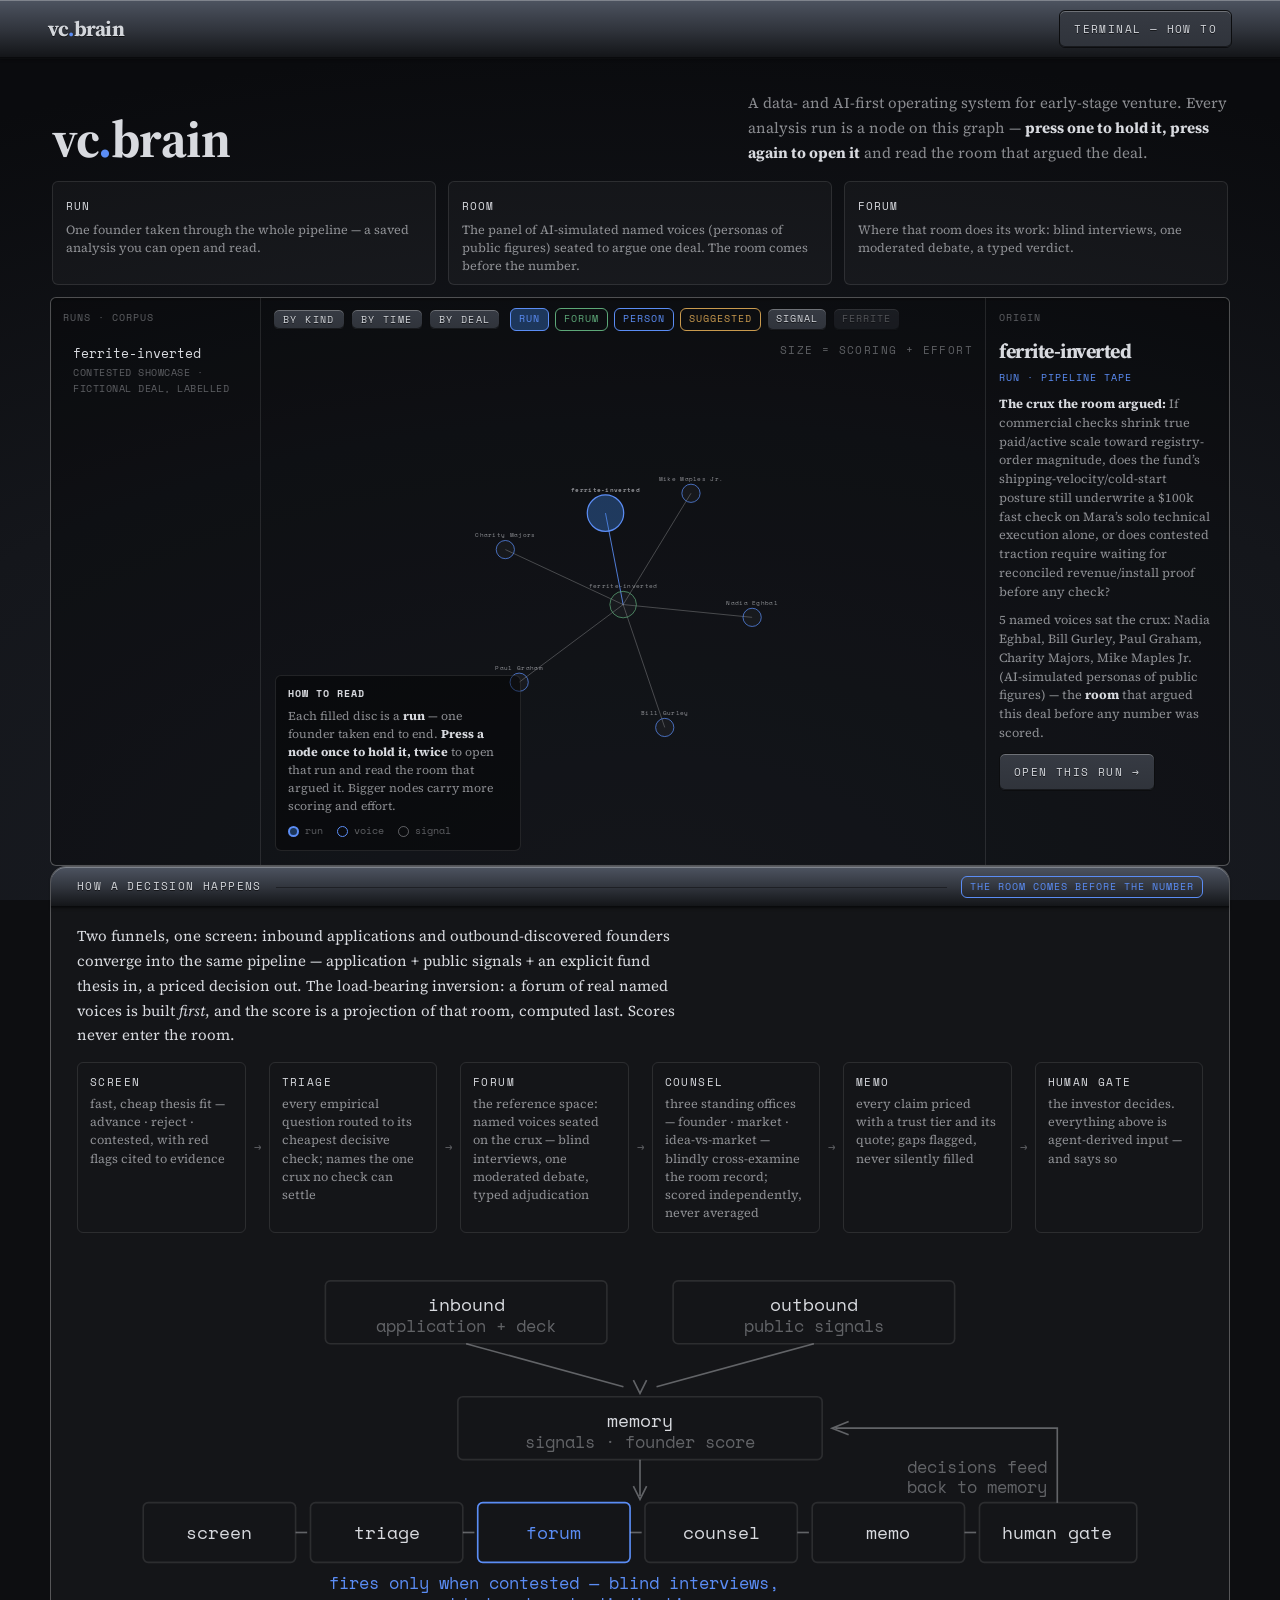
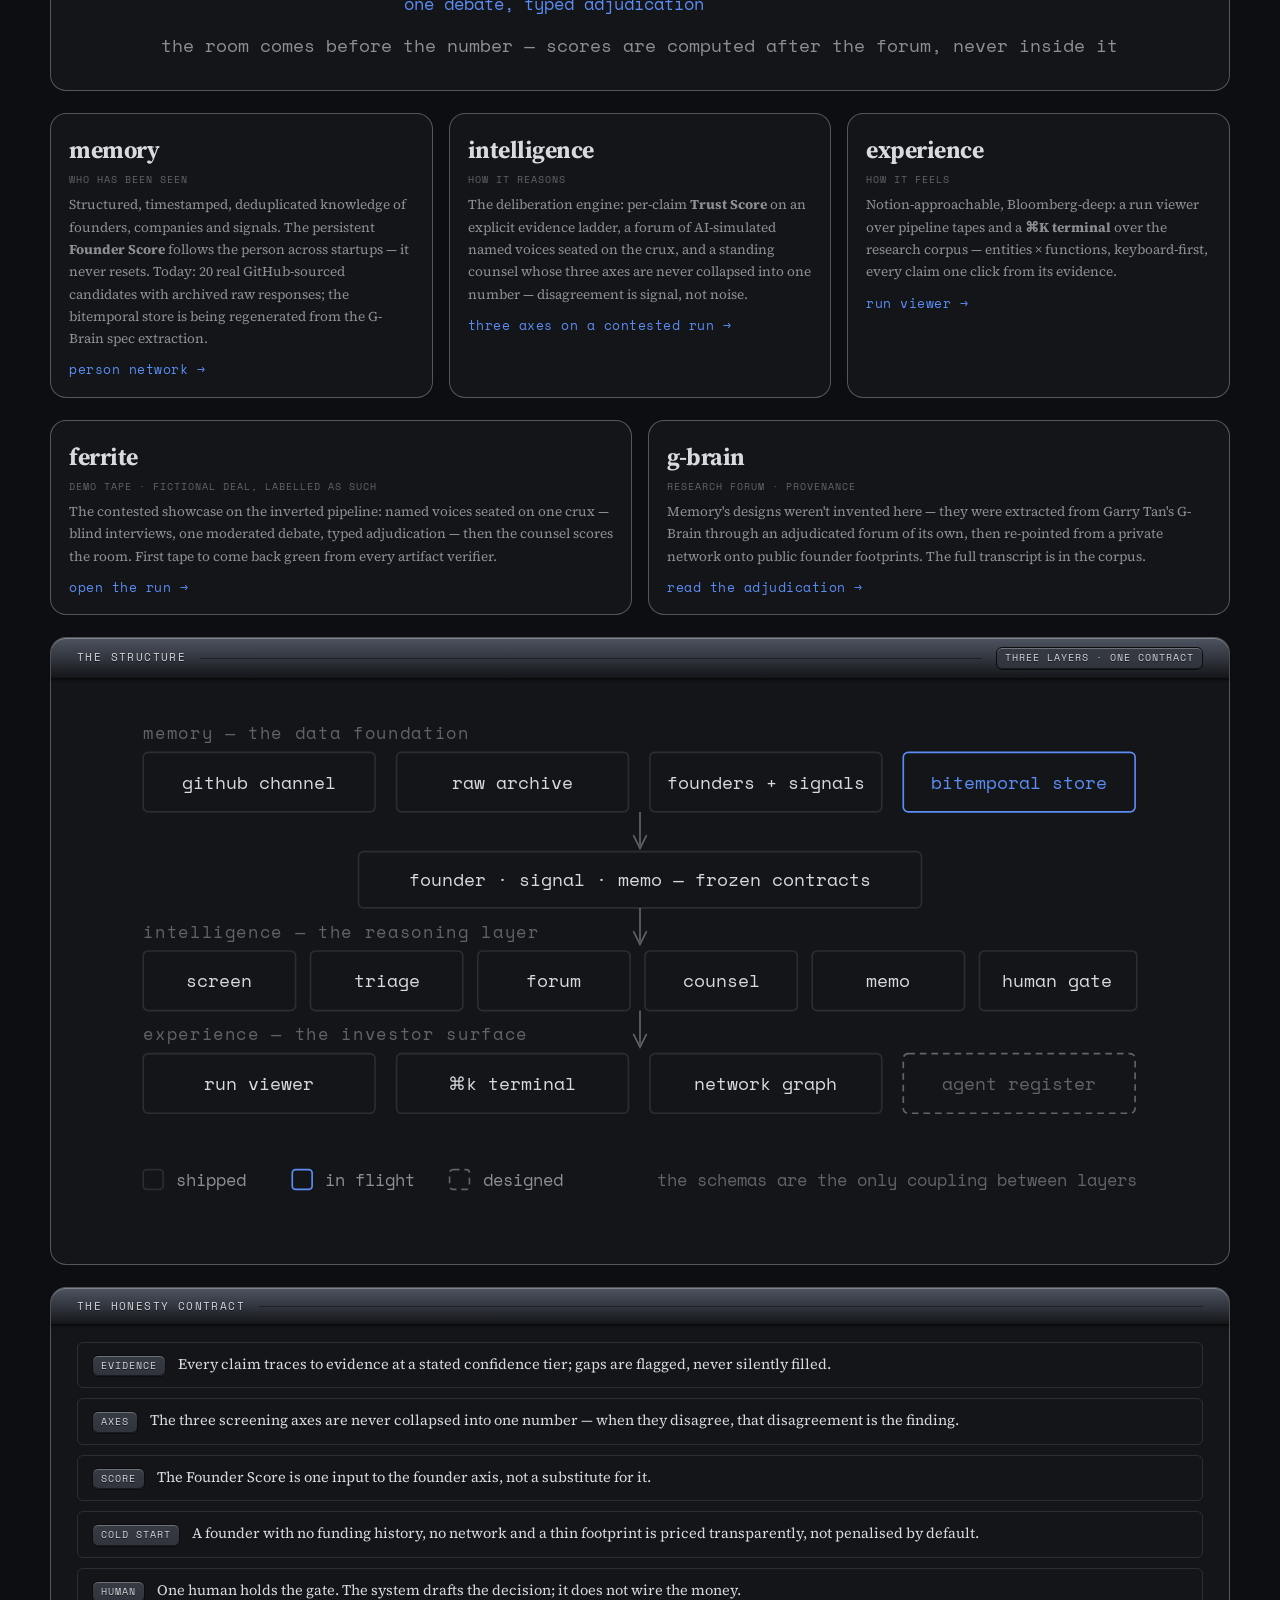
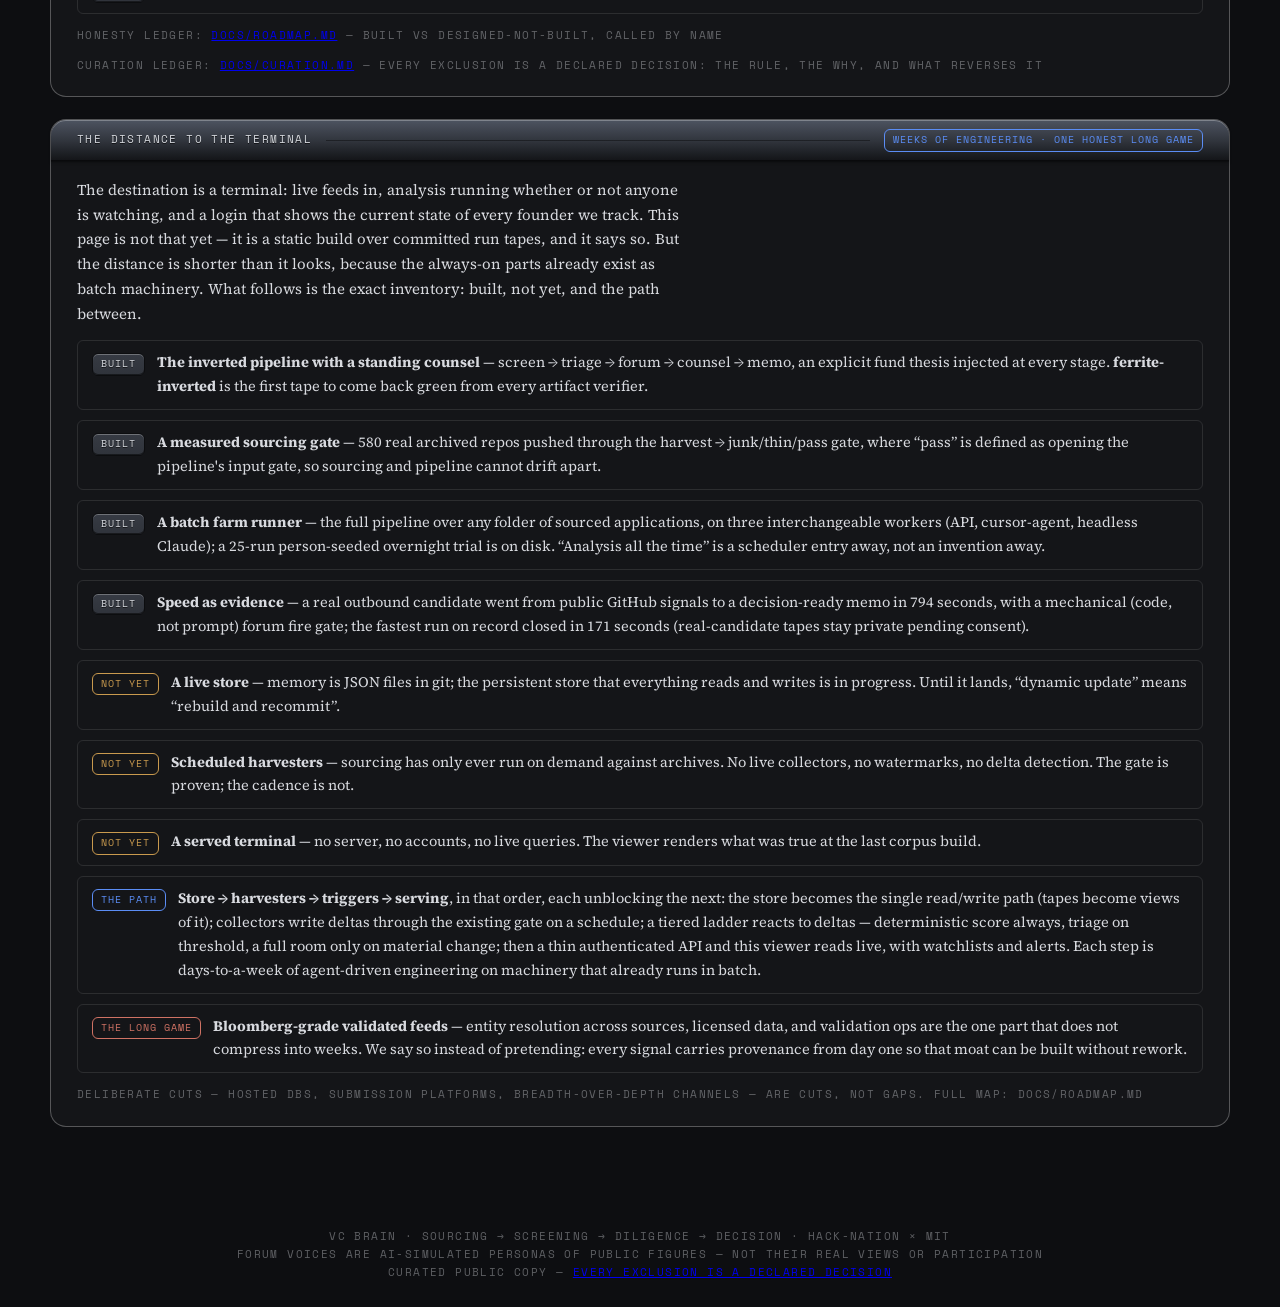
<file: index.html>
<!DOCTYPE html>
<html lang="en">
<head>
  <meta charset="utf-8">
  <title>vc.brain — a data- and AI-first operating system for early-stage venture</title>
  <meta name="viewport" content="width=device-width,initial-scale=1">
  <link rel="preconnect" href="https://fonts.googleapis.com">
  <link rel="preconnect" href="https://fonts.gstatic.com" crossorigin>
  <link href="https://fonts.googleapis.com/css2?family=Source+Serif+4:ital,opsz,wght@0,8..60,400;0,8..60,600;0,8..60,700;1,8..60,400&family=Space+Mono:wght@400;700&display=swap" rel="stylesheet">
  <link rel="stylesheet" href="experience/skeleton.css">
  <link rel="stylesheet" href="experience/app.css?v=2026-07-21-10">
  <link rel="stylesheet" href="experience/landing.css?v=2026-07-21-1">
  <link rel="stylesheet" href="experience/skins/alu.css">
  <link rel="stylesheet" href="experience/skins/glass.css">
  <script>
    // Skin/theme LOCKED to dark aluminium (operator decision, bead
    // vc-brain-toe.5, 2026-07-21) — matches the run viewer's lock. No
    // switching, no localStorage branching; glass-driver never mounts.
    document.documentElement.classList.add('skin-alu', 'theme-dark');
  </script>
</head>
<body>

<div class="band-flash" aria-hidden="true"></div>

<header class="topbar" data-skin="bar">
  <a class="brand" href="./">vc<span class="brand-dot">.</span>brain</a>
  <!-- The retired OPEN THE RUN VIEWER button is dropped — the hub below is
       the sole run switcher; no parallel chrome door races it (taste-096,
       landing ac-2, verdict A). -->
  <div class="topbar-tools">
    <a class="sk-btn" data-skin="btn" href="experience/howto.html">terminal — how to</a>
  </div>
</header>

<main class="land">

  <!-- ═══ COVER (landing verdict A, vc-brain-ib1): masthead + caption +
       legend chips ride one editorial band, then the LIVING hub is the
       figure — the corpus graph itself (graph.js gallery grammar, resting
       mode), not a static illustration. No prose gate; no dual CTAs; the
       hub is the sole run switcher (taste-096, ac-1/ac-2). -->
  <div class="cover-head">
    <div class="cover-mark">vc<span class="brand-dot">.</span>brain</div>
    <p class="cover-caption">A data- and AI-first operating system for early-stage venture.
      Every analysis run is a node on this graph — <strong>press one to hold it, press again
      to open it</strong> and read the room that argued the deal.</p>
  </div>

  <div class="legend">
    <div class="legend-chip">
      <span class="legend-term">run</span>
      <span class="legend-def">One founder taken through the whole pipeline — a saved analysis you can open and read.</span>
    </div>
    <div class="legend-chip">
      <span class="legend-term">room</span>
      <span class="legend-def">The panel of AI-simulated named voices (personas of public figures) seated to argue one deal. The room comes before the number.</span>
    </div>
    <div class="legend-chip">
      <span class="legend-term">forum</span>
      <span class="legend-def">Where that room does its work: blind interviews, one moderated debate, a typed verdict.</span>
    </div>
  </div>

  <!-- ═══ THE LIVING HUB as cover figure (list · graph · detail) ═══ -->
  <div class="hub">
    <div class="hub-list" id="hub-list">
      <span class="panel-label">runs · corpus</span>
    </div>
    <div class="hub-graph">
      <div id="hub-graph-mount"></div>
      <aside class="howto">
        <h4>how to read</h4>
        <p>Each filled disc is a <strong>run</strong> — one founder taken end to end.
          <strong>Press a node once to hold it, twice</strong> to open that run and read
          the room that argued it. Bigger nodes carry more scoring and effort.</p>
        <div class="keys">
          <span><span class="dot run"></span>run</span>
          <span><span class="dot voice"></span>voice</span>
          <span><span class="dot sig"></span>signal</span>
        </div>
      </aside>
    </div>
    <div class="hub-detail" id="hub-detail">
      <span class="panel-label">selected</span>
    </div>
  </div>

  <section class="run-card">
    <div class="card-head"><span class="sk-label">how a decision happens</span><span class="rule"></span>
      <span class="sk-chip blue">the room comes before the number</span></div>
    <p class="flow-intro">Two funnels, one screen: inbound applications and outbound-discovered
      founders converge into the same pipeline — application + public signals + an explicit
      fund thesis in, a priced decision out. The load-bearing inversion: a forum of real
      named voices is built <em>first</em>, and the score is a projection of that room,
      computed last. Scores never enter the room.</p>
    <div class="land-flow">
      <div class="flow-step"><span class="sk-label">screen</span>
        <p>fast, cheap thesis fit — advance · reject · contested, with red flags cited to evidence</p></div>
      <span class="flow-arrow">→</span>
      <div class="flow-step"><span class="sk-label">triage</span>
        <p>every empirical question routed to its cheapest decisive check; names the one crux no check can settle</p></div>
      <span class="flow-arrow">→</span>
      <div class="flow-step"><span class="sk-label">forum</span>
        <p>the reference space: named voices seated on the crux — blind interviews, one moderated debate, typed adjudication</p></div>
      <span class="flow-arrow">→</span>
      <div class="flow-step"><span class="sk-label">counsel</span>
        <p>three standing offices — founder · market · idea-vs-market — blindly cross-examine the room record; scored independently, never averaged</p></div>
      <span class="flow-arrow">→</span>
      <div class="flow-step"><span class="sk-label">memo</span>
        <p>every claim priced with a trust tier and its quote; gaps flagged, never silently filled</p></div>
      <span class="flow-arrow">→</span>
      <div class="flow-step"><span class="sk-label">human gate</span>
        <p>the investor decides. everything above is agent-derived input — and says so</p></div>
    </div>
    <svg width="100%" viewBox="0 0 680 252" role="img" aria-label="workflow: two funnels converge into memory, then screen, triage, forum, axes, memo, human gate; decisions feed back into memory" style="display:block;margin-top:18px">
      <title>how a decision flows</title>
      <g style="font-family:var(--font-mono);font-size:11px">
        <rect x="150" y="18" width="170" height="38" rx="3" style="fill:none;stroke:var(--line-soft)"/>
        <text x="235" y="36" text-anchor="middle" style="fill:var(--ink)">inbound</text>
        <text x="235" y="49" text-anchor="middle" style="fill:var(--ink-faint);font-size:10px">application + deck</text>
        <rect x="360" y="18" width="170" height="38" rx="3" style="fill:none;stroke:var(--line-soft)"/>
        <text x="445" y="36" text-anchor="middle" style="fill:var(--ink)">outbound</text>
        <text x="445" y="49" text-anchor="middle" style="fill:var(--ink-faint);font-size:10px">public signals</text>
        <path d="M235 56 L330 82" style="stroke:var(--ink-faint);fill:none"/>
        <path d="M445 56 L350 82" style="stroke:var(--ink-faint);fill:none"/>
        <path d="M336 78 L340 86 L344 78" style="stroke:var(--ink-faint);fill:none"/>
        <rect x="230" y="88" width="220" height="38" rx="3" style="fill:none;stroke:var(--line-soft)"/>
        <text x="340" y="106" text-anchor="middle" style="fill:var(--ink)">memory</text>
        <text x="340" y="119" text-anchor="middle" style="fill:var(--ink-faint);font-size:10px">signals · founder score</text>
        <path d="M340 126 L340 148 M336 142 L340 150 L344 142" style="stroke:var(--ink-faint);fill:none"/>
        <rect x="40" y="152" width="92" height="36" rx="3" style="fill:none;stroke:var(--line-soft)"/>
        <text x="86" y="174" text-anchor="middle" style="fill:var(--ink)">screen</text>
        <rect x="141" y="152" width="92" height="36" rx="3" style="fill:none;stroke:var(--line-soft)"/>
        <text x="187" y="174" text-anchor="middle" style="fill:var(--ink)">triage</text>
        <rect x="242" y="152" width="92" height="36" rx="3" style="fill:none;stroke:var(--blue)"/>
        <text x="288" y="174" text-anchor="middle" style="fill:var(--blue)">forum</text>
        <rect x="343" y="152" width="92" height="36" rx="3" style="fill:none;stroke:var(--line-soft)"/>
        <text x="389" y="174" text-anchor="middle" style="fill:var(--ink)">counsel</text>
        <rect x="444" y="152" width="92" height="36" rx="3" style="fill:none;stroke:var(--line-soft)"/>
        <text x="490" y="174" text-anchor="middle" style="fill:var(--ink)">memo</text>
        <rect x="545" y="152" width="95" height="36" rx="3" style="fill:none;stroke:var(--line-soft)"/>
        <text x="592" y="174" text-anchor="middle" style="fill:var(--ink)">human gate</text>
        <path d="M132 170 L139 170 M141 152 L141 152" style="stroke:var(--ink-faint)"/>
        <path d="M233 170 L240 170" style="stroke:var(--ink-faint)"/>
        <path d="M334 170 L341 170" style="stroke:var(--ink-faint)"/>
        <path d="M435 170 L442 170" style="stroke:var(--ink-faint)"/>
        <path d="M536 170 L543 170" style="stroke:var(--ink-faint)"/>
        <path d="M592 152 L592 107 L458 107 M466 103 L456 107 L466 111" style="stroke:var(--ink-faint);fill:none"/>
        <text x="586" y="134" text-anchor="end" style="fill:var(--ink-faint);font-size:10px">decisions feed</text>
        <text x="586" y="146" text-anchor="end" style="fill:var(--ink-faint);font-size:10px">back to memory</text>
        <text x="288" y="204" text-anchor="middle" style="fill:var(--blue);font-size:10px">fires only when contested — blind interviews,</text>
        <text x="288" y="217" text-anchor="middle" style="fill:var(--blue);font-size:10px">one debate, typed adjudication</text>
        <text x="340" y="242" text-anchor="middle" style="fill:var(--ink-muted)">the room comes before the number — scores are computed after the forum, never inside it</text>
      </g>
    </svg>
  </section>

  <div class="land-grid">
    <a class="over-card" href="experience/?run=ferrite-inverted&view=network">
      <span class="layer-name">memory</span>
      <span class="layer-sub">who has been seen</span>
      <p>Structured, timestamped, deduplicated knowledge of founders, companies and signals.
        The persistent <strong>Founder Score</strong> follows the person across startups —
        it never resets. Today: 20 real GitHub-sourced candidates with archived raw
        responses; the bitemporal store is being regenerated from the G-Brain spec extraction.</p>
      <div class="card-go">person network →</div>
    </a>
    <a class="over-card" href="experience/?run=ferrite-inverted&view=axes">
      <span class="layer-name">intelligence</span>
      <span class="layer-sub">how it reasons</span>
      <p>The deliberation engine: per-claim <strong>Trust Score</strong> on an explicit
        evidence ladder, a forum of AI-simulated named voices seated on the crux, and a standing
        counsel whose three axes are never collapsed into one number — disagreement is
        signal, not noise.</p>
      <div class="card-go">three axes on a contested run →</div>
    </a>
    <a class="over-card" href="experience/?run=ferrite-inverted&view=overview">
      <span class="layer-name">experience</span>
      <span class="layer-sub">how it feels</span>
      <p>Notion-approachable, Bloomberg-deep: a run viewer over pipeline tapes and a
        <strong>⌘K terminal</strong> over the research corpus — entities × functions,
        keyboard-first, every claim one click from its evidence.</p>
      <div class="card-go">run viewer →</div>
    </a>
  </div>

  <div class="land-grid">
    <a class="over-card" href="experience/?run=ferrite-inverted&view=overview">
      <span class="layer-name">ferrite</span>
      <span class="layer-sub">demo tape · fictional deal, labelled as such</span>
      <p>The contested showcase on the inverted pipeline: named voices seated on one crux —
        blind interviews, one moderated debate, typed adjudication — then the counsel scores
        the room. First tape to come back green from every artifact verifier.</p>
      <div class="card-go">open the run →</div>
    </a>
    <a class="over-card" href="experience/?view=entity&e=forum:gbrain&fn=ADJ">
      <span class="layer-name">g-brain</span>
      <span class="layer-sub">research forum · provenance</span>
      <p>Memory's designs weren't invented here — they were extracted from Garry Tan's
        G-Brain through an adjudicated forum of its own, then re-pointed from a private
        network onto public founder footprints. The full transcript is in the corpus.</p>
      <div class="card-go">read the adjudication →</div>
    </a>
  </div>

  <section class="run-card">
    <div class="card-head"><span class="sk-label">the structure</span><span class="rule"></span>
      <span class="sk-chip">three layers · one contract</span></div>
    <svg width="100%" viewBox="0 0 680 330" role="img" aria-label="technical structure: memory, frozen contracts, intelligence, experience layers with build status" style="display:block">
      <title>the technical structure</title>
      <g style="font-family:var(--font-mono);font-size:11px">
        <text x="40" y="26" style="fill:var(--ink-faint);font-size:10px;letter-spacing:1px">memory — the data foundation</text>
        <rect x="40" y="34" width="140" height="36" rx="3" style="fill:none;stroke:var(--line-soft)"/>
        <text x="110" y="56" text-anchor="middle" style="fill:var(--ink)">github channel</text>
        <rect x="193" y="34" width="140" height="36" rx="3" style="fill:none;stroke:var(--line-soft)"/>
        <text x="263" y="56" text-anchor="middle" style="fill:var(--ink)">raw archive</text>
        <rect x="346" y="34" width="140" height="36" rx="3" style="fill:none;stroke:var(--line-soft)"/>
        <text x="416" y="56" text-anchor="middle" style="fill:var(--ink)">founders + signals</text>
        <rect x="499" y="34" width="140" height="36" rx="3" style="fill:none;stroke:var(--blue)"/>
        <text x="569" y="56" text-anchor="middle" style="fill:var(--blue)">bitemporal store</text>
        <path d="M340 70 L340 90 M336 84 L340 92 L344 84" style="stroke:var(--ink-faint);fill:none"/>
        <rect x="170" y="94" width="340" height="34" rx="3" style="fill:none;stroke:var(--line-soft)"/>
        <text x="340" y="115" text-anchor="middle" style="fill:var(--ink)">founder · signal · memo — frozen contracts</text>
        <path d="M340 128 L340 148 M336 142 L340 150 L344 142" style="stroke:var(--ink-faint);fill:none"/>
        <text x="40" y="146" style="fill:var(--ink-faint);font-size:10px;letter-spacing:1px">intelligence — the reasoning layer</text>
        <rect x="40" y="154" width="92" height="36" rx="3" style="fill:none;stroke:var(--line-soft)"/>
        <text x="86" y="176" text-anchor="middle" style="fill:var(--ink)">screen</text>
        <rect x="141" y="154" width="92" height="36" rx="3" style="fill:none;stroke:var(--line-soft)"/>
        <text x="187" y="176" text-anchor="middle" style="fill:var(--ink)">triage</text>
        <rect x="242" y="154" width="92" height="36" rx="3" style="fill:none;stroke:var(--line-soft)"/>
        <text x="288" y="176" text-anchor="middle" style="fill:var(--ink)">forum</text>
        <rect x="343" y="154" width="92" height="36" rx="3" style="fill:none;stroke:var(--line-soft)"/>
        <text x="389" y="176" text-anchor="middle" style="fill:var(--ink)">counsel</text>
        <rect x="444" y="154" width="92" height="36" rx="3" style="fill:none;stroke:var(--line-soft)"/>
        <text x="490" y="176" text-anchor="middle" style="fill:var(--ink)">memo</text>
        <rect x="545" y="154" width="95" height="36" rx="3" style="fill:none;stroke:var(--line-soft)"/>
        <text x="592" y="176" text-anchor="middle" style="fill:var(--ink)">human gate</text>
        <path d="M340 190 L340 210 M336 204 L340 212 L344 204" style="stroke:var(--ink-faint);fill:none"/>
        <text x="40" y="208" style="fill:var(--ink-faint);font-size:10px;letter-spacing:1px">experience — the investor surface</text>
        <rect x="40" y="216" width="140" height="36" rx="3" style="fill:none;stroke:var(--line-soft)"/>
        <text x="110" y="238" text-anchor="middle" style="fill:var(--ink)">run viewer</text>
        <rect x="193" y="216" width="140" height="36" rx="3" style="fill:none;stroke:var(--line-soft)"/>
        <text x="263" y="238" text-anchor="middle" style="fill:var(--ink)">⌘k terminal</text>
        <rect x="346" y="216" width="140" height="36" rx="3" style="fill:none;stroke:var(--line-soft)"/>
        <text x="416" y="238" text-anchor="middle" style="fill:var(--ink)">network graph</text>
        <rect x="499" y="216" width="140" height="36" rx="3" style="fill:none;stroke:var(--ink-faint);stroke-dasharray:4 3"/>
        <text x="569" y="238" text-anchor="middle" style="fill:var(--ink-faint)">agent register</text>
        <rect x="40" y="286" width="12" height="12" rx="2" style="fill:none;stroke:var(--line-soft)"/>
        <text x="60" y="296" style="fill:var(--ink-muted);font-size:10px">shipped</text>
        <rect x="130" y="286" width="12" height="12" rx="2" style="fill:none;stroke:var(--blue)"/>
        <text x="150" y="296" style="fill:var(--ink-muted);font-size:10px">in flight</text>
        <rect x="225" y="286" width="12" height="12" rx="2" style="fill:none;stroke:var(--ink-faint);stroke-dasharray:4 3"/>
        <text x="245" y="296" style="fill:var(--ink-muted);font-size:10px">designed</text>
        <text x="640" y="296" text-anchor="end" style="fill:var(--ink-faint);font-size:10px">the schemas are the only coupling between layers</text>
      </g>
    </svg>
  </section>

  <section class="run-card">
    <div class="card-head"><span class="sk-label">the honesty contract</span><span class="rule"></span></div>
    <ul class="commit-list">
      <li><span class="sk-chip">evidence</span><span>Every claim traces to evidence at a stated
        confidence tier; gaps are flagged, never silently filled.</span></li>
      <li><span class="sk-chip">axes</span><span>The three screening axes are never collapsed into
        one number — when they disagree, that disagreement is the finding.</span></li>
      <li><span class="sk-chip">score</span><span>The Founder Score is one input to the founder
        axis, not a substitute for it.</span></li>
      <li><span class="sk-chip">cold start</span><span>A founder with no funding history, no
        network and a thin footprint is priced transparently, not penalised by default.</span></li>
      <li><span class="sk-chip">human</span><span>One human holds the gate. The system drafts the
        decision; it does not wire the money.</span></li>
    </ul>
    <p class="ledger-note sk-label">honesty ledger: <a href="https://github.com/4r22/Deep_Thought/blob/main/docs/ROADMAP.md">docs/ROADMAP.md</a> — built vs designed-not-built, called by name</p>
    <p class="ledger-note sk-label">curation ledger: <a href="https://github.com/4r22/Deep_Thought/blob/main/docs/CURATION.md">docs/CURATION.md</a> — every exclusion is a declared decision: the rule, the why, and what reverses it</p>
  </section>

  <section class="run-card">
    <div class="card-head"><span class="sk-label">the distance to the terminal</span><span class="rule"></span>
      <span class="sk-chip blue">weeks of engineering · one honest long game</span></div>
    <p class="flow-intro">The destination is a terminal: live feeds in, analysis running whether
      or not anyone is watching, and a login that shows the current state of every founder we
      track. This page is not that yet — it is a static build over committed run tapes, and it
      says so. But the distance is shorter than it looks, because the always-on parts already
      exist as batch machinery. What follows is the exact inventory: built, not yet, and the
      path between.</p>
    <ul class="dir-list">
      <li><span class="sk-chip">built</span><span><strong>The inverted pipeline with a standing
        counsel</strong> — screen → triage → forum → counsel → memo, an explicit fund thesis
        injected at every stage. <strong>ferrite-inverted</strong> is the first tape to come back
        green from every artifact verifier.</span></li>
      <li><span class="sk-chip">built</span><span><strong>A measured sourcing gate</strong> —
        580 real archived repos pushed through the harvest → junk/thin/pass gate, where “pass” is
        defined as opening the pipeline's input gate, so sourcing and pipeline cannot drift
        apart.</span></li>
      <li><span class="sk-chip">built</span><span><strong>A batch farm runner</strong> — the full
        pipeline over any folder of sourced applications, on three interchangeable workers
        (API, cursor-agent, headless Claude); a 25-run person-seeded overnight trial is on disk.
        “Analysis all the time” is a scheduler entry away, not an invention away.</span></li>
      <li><span class="sk-chip">built</span><span><strong>Speed as evidence</strong> — a real
        outbound candidate went from public GitHub signals to a decision-ready memo in
        794 seconds, with a mechanical (code, not prompt) forum fire gate; the fastest run on
        record closed in 171 seconds (real-candidate tapes stay private pending consent).</span></li>
      <li><span class="sk-chip warn">not yet</span><span><strong>A live store</strong> — memory
        is JSON files in git; the persistent store that everything reads and writes is in
        progress. Until it lands, “dynamic update” means “rebuild and recommit”.</span></li>
      <li><span class="sk-chip warn">not yet</span><span><strong>Scheduled harvesters</strong> —
        sourcing has only ever run on demand against archives. No live collectors, no
        watermarks, no delta detection. The gate is proven; the cadence is not.</span></li>
      <li><span class="sk-chip warn">not yet</span><span><strong>A served terminal</strong> —
        no server, no accounts, no live queries. The viewer renders what was true at the last
        corpus build.</span></li>
      <li><span class="sk-chip blue">the path</span><span><strong>Store → harvesters → triggers →
        serving</strong>, in that order, each unblocking the next: the store becomes the single
        read/write path (tapes become views of it); collectors write deltas through the existing
        gate on a schedule; a tiered ladder reacts to deltas — deterministic score always, triage
        on threshold, a full room only on material change; then a thin authenticated API and this
        viewer reads live, with watchlists and alerts. Each step is days-to-a-week of
        agent-driven engineering on machinery that already runs in batch.</span></li>
      <li><span class="sk-chip bad">the long game</span><span><strong>Bloomberg-grade validated
        feeds</strong> — entity resolution across sources, licensed data, and validation ops are
        the one part that does not compress into weeks. We say so instead of pretending: every
        signal carries provenance from day one so that moat can be built without
        rework.</span></li>
    </ul>
    <p class="ledger-note sk-label">deliberate cuts — hosted DBs, submission platforms,
      breadth-over-depth channels — are cuts, not gaps. full map: docs/ROADMAP.md</p>
  </section>

</main>

<footer class="site-footer sk-label">
  vc brain · sourcing → screening → diligence → decision · hack-nation × mit
  <br>forum voices are AI-simulated personas of public figures — not their real views or participation
  <br>curated public copy — <a href="https://github.com/4r22/Deep_Thought/blob/main/docs/CURATION.md">every exclusion is a declared decision</a>
</footer>

<script type="module" src="experience/landing-hub.js?v=2026-07-21-12"></script>
<script type="module">
  // Scroll progress drives the skins' dichroic ring (same var the app writes).
  let ticking = false;
  const write = () => {
    ticking = false;
    const max = Math.max(1, document.documentElement.scrollHeight - innerHeight);
    document.documentElement.style.setProperty('--scroll',
      String(Math.min(1, Math.max(0, scrollY / max))));
  };
  addEventListener('scroll', () => {
    if (!ticking) { ticking = true; requestAnimationFrame(write); }
  }, { passive: true });
</script>
</body>
</html>
</file>
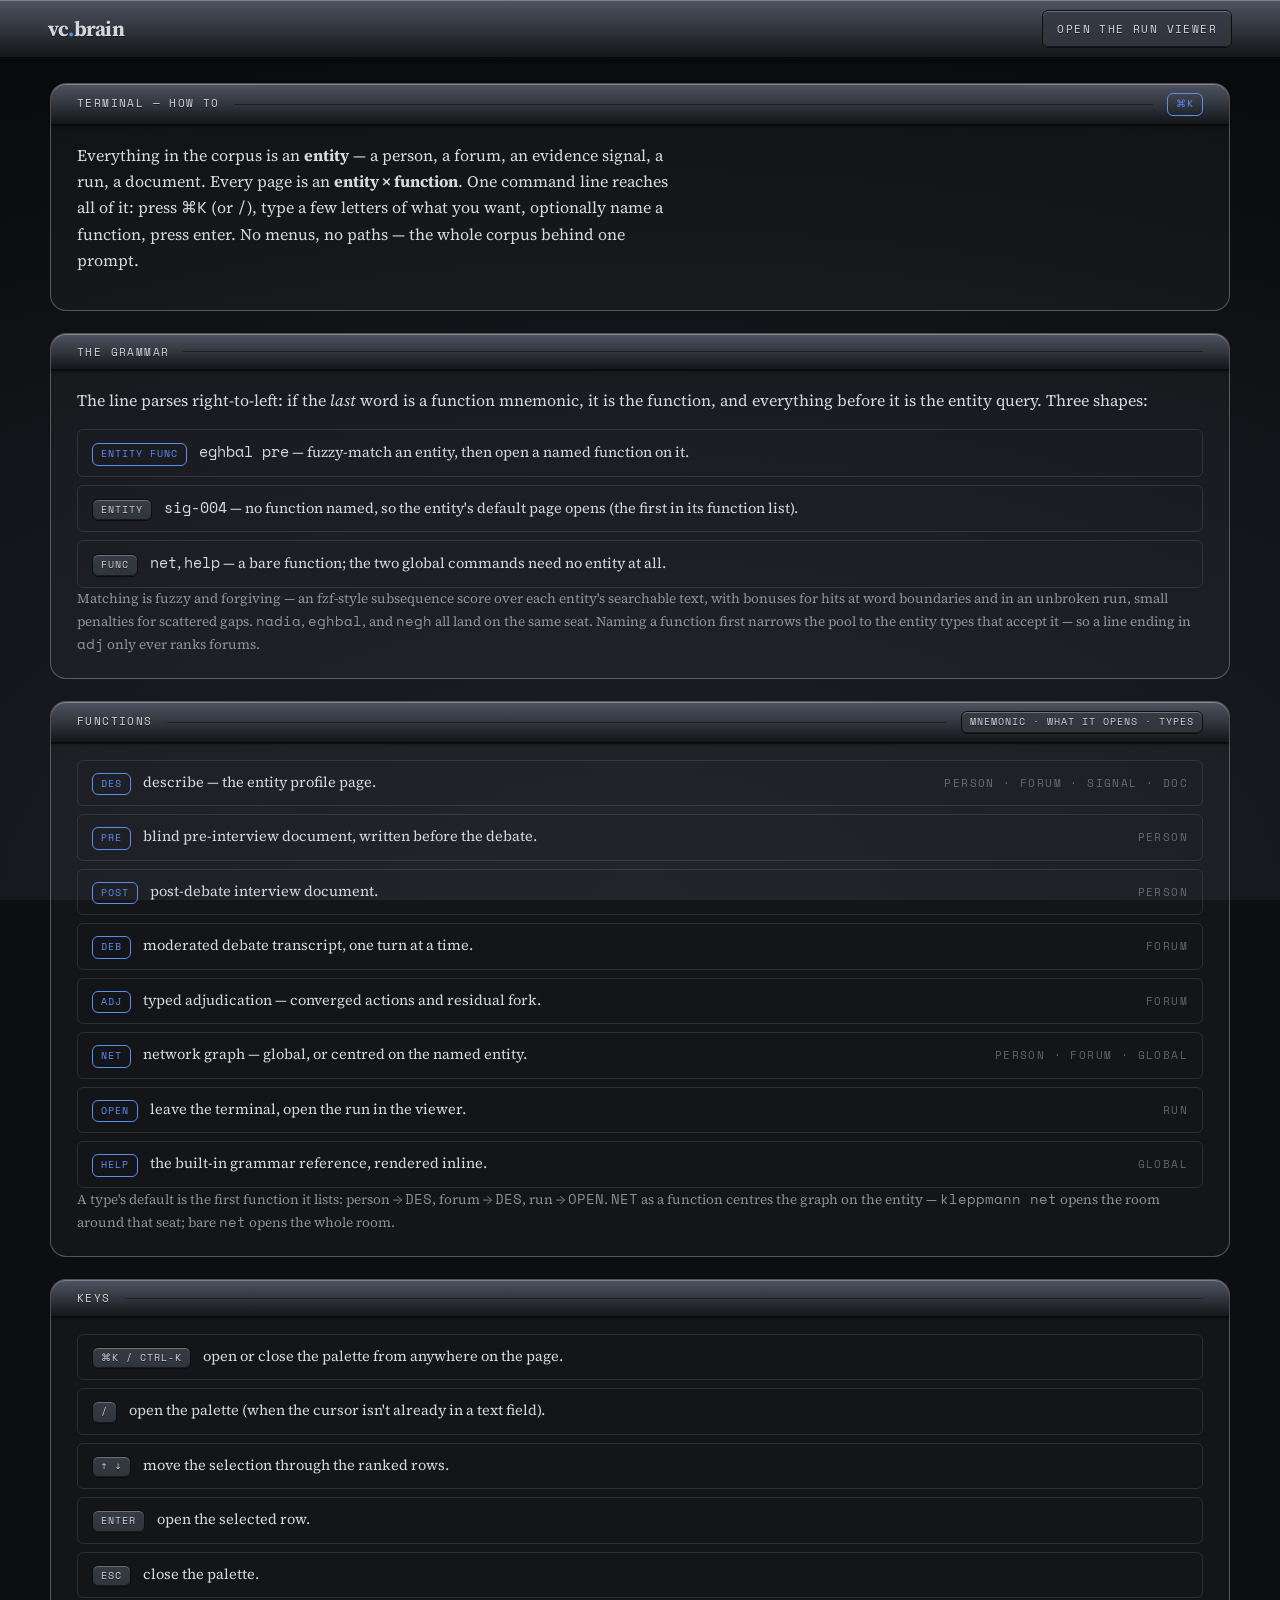
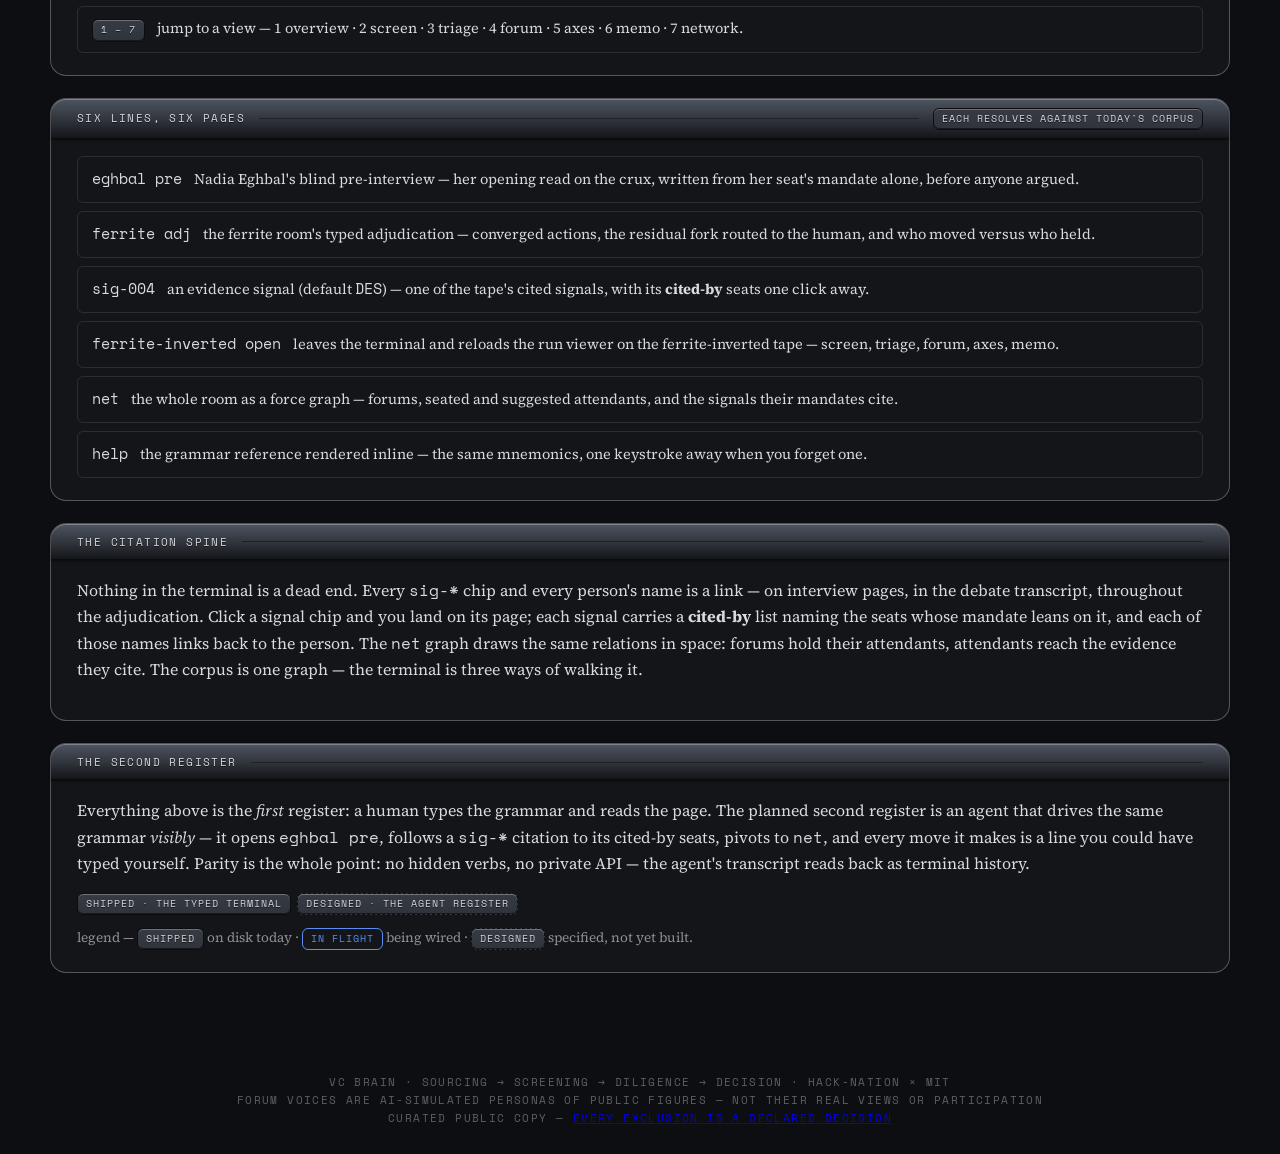
<file: experience/howto.html>
<!DOCTYPE html>
<html lang="en">
<head>
  <meta charset="utf-8">
  <title>terminal — how to</title>
  <meta name="viewport" content="width=device-width,initial-scale=1">
  <link rel="preconnect" href="https://fonts.googleapis.com">
  <link rel="preconnect" href="https://fonts.gstatic.com" crossorigin>
  <link href="https://fonts.googleapis.com/css2?family=Source+Serif+4:ital,opsz,wght@0,8..60,400;0,8..60,600;0,8..60,700;1,8..60,400&family=Space+Mono:wght@400;700&display=swap" rel="stylesheet">
  <link rel="stylesheet" href="./skeleton.css">
  <link rel="stylesheet" href="./app.css">
  <link rel="stylesheet" href="./landing.css?v=2026-07-19-1">
  <link rel="stylesheet" href="./skins/alu.css">
  <style>
    /* how-to page only — tokens-only polish over the shared classes */
    .howto-fn-list li span:nth-child(2) { flex: 1; min-width: 0; }
    .howto-eg li code.mono { flex: 0 0 auto; }
    .sk-chip.howto-shipped  { color: var(--ink); border-color: var(--line-soft); }
    .sk-chip.howto-designed { color: var(--ink-faint); border-color: var(--line-soft); border-style: dashed; }
  </style>
  <script>
    // Dark aluminium locked (taste-079, toe.5) — no chooser, no legacy keys.
    document.documentElement.classList.add('skin-alu', 'theme-dark');
  </script>
</head>
<body>

<div class="band-flash" aria-hidden="true"></div>

<header class="topbar" data-skin="bar">
  <a class="brand" href="../">vc<span class="brand-dot">.</span>brain</a>
  <div class="topbar-tools">
    <a class="sk-btn" data-skin="btn" href="./?run=ferrite-inverted&view=overview">open the run viewer</a>
  </div>
</header>

<main class="land">

  <section class="run-card">
    <div class="card-head"><span class="sk-label">terminal — how to</span><span class="rule"></span>
      <span class="sk-chip blue">⌘K</span></div>
    <p class="flow-intro" style="font-size:16px">Everything in the corpus is an <strong>entity</strong> — a person,
      a forum, an evidence signal, a run, a document. Every page is an <strong>entity × function</strong>. One command
      line reaches all of it: press <code class="mono">⌘K</code> (or <code class="mono">/</code>), type a few letters
      of what you want, optionally name a function, press enter. No menus, no paths — the whole corpus behind one prompt.</p>
  </section>

  <section class="run-card">
    <div class="card-head"><span class="sk-label">the grammar</span><span class="rule"></span></div>
    <p>The line parses right-to-left: if the <em>last</em> word is a function mnemonic, it is the function, and
      everything before it is the entity query. Three shapes:</p>
    <ul class="adj-list howto-fn-list">
      <li><span class="sk-chip blue">entity&nbsp;FUNC</span><span><code class="mono">eghbal pre</code> — fuzzy-match an
        entity, then open a named function on it.</span></li>
      <li><span class="sk-chip">entity</span><span><code class="mono">sig-004</code> — no function named, so the
        entity's default page opens (the first in its function list).</span></li>
      <li><span class="sk-chip">FUNC</span><span><code class="mono">net</code>, <code class="mono">help</code> — a bare
        function; the two global commands need no entity at all.</span></li>
    </ul>
    <p class="axis-notes">Matching is fuzzy and forgiving — an fzf-style subsequence score over each entity's searchable
      text, with bonuses for hits at word boundaries and in an unbroken run, small penalties for scattered gaps.
      <code class="mono">nadia</code>, <code class="mono">eghbal</code>, and <code class="mono">negh</code> all land on
      the same seat. Naming a function first narrows the pool to the entity types that accept it — so a line ending in
      <code class="mono">adj</code> only ever ranks forums.</p>
  </section>

  <section class="run-card">
    <div class="card-head"><span class="sk-label">functions</span><span class="rule"></span>
      <span class="sk-chip">mnemonic · what it opens · types</span></div>
    <ul class="adj-list howto-fn-list">
      <li><span class="sk-chip blue">DES</span><span>describe — the entity profile page.</span><span class="sk-label">person · forum · signal · doc</span></li>
      <li><span class="sk-chip blue">PRE</span><span>blind pre-interview document, written before the debate.</span><span class="sk-label">person</span></li>
      <li><span class="sk-chip blue">POST</span><span>post-debate interview document.</span><span class="sk-label">person</span></li>
      <li><span class="sk-chip blue">DEB</span><span>moderated debate transcript, one turn at a time.</span><span class="sk-label">forum</span></li>
      <li><span class="sk-chip blue">ADJ</span><span>typed adjudication — converged actions and residual fork.</span><span class="sk-label">forum</span></li>
      <li><span class="sk-chip blue">NET</span><span>network graph — global, or centred on the named entity.</span><span class="sk-label">person · forum · global</span></li>
      <li><span class="sk-chip blue">OPEN</span><span>leave the terminal, open the run in the viewer.</span><span class="sk-label">run</span></li>
      <li><span class="sk-chip blue">HELP</span><span>the built-in grammar reference, rendered inline.</span><span class="sk-label">global</span></li>
    </ul>
    <p class="axis-notes">A type's default is the first function it lists: person → <code class="mono">DES</code>,
      forum → <code class="mono">DES</code>, run → <code class="mono">OPEN</code>. <code class="mono">NET</code> as a
      function centres the graph on the entity — <code class="mono">kleppmann net</code> opens the room around that
      seat; bare <code class="mono">net</code> opens the whole room.</p>
  </section>

  <section class="run-card">
    <div class="card-head"><span class="sk-label">keys</span><span class="rule"></span></div>
    <ul class="adj-list howto-fn-list">
      <li><span class="sk-chip">⌘K / Ctrl-K</span><span>open or close the palette from anywhere on the page.</span></li>
      <li><span class="sk-chip">/</span><span>open the palette (when the cursor isn't already in a text field).</span></li>
      <li><span class="sk-chip">↑ ↓</span><span>move the selection through the ranked rows.</span></li>
      <li><span class="sk-chip">enter</span><span>open the selected row.</span></li>
      <li><span class="sk-chip">esc</span><span>close the palette.</span></li>
      <li><span class="sk-chip">1 – 7</span><span>jump to a view — 1 overview · 2 screen · 3 triage · 4 forum · 5 axes · 6 memo · 7 network.</span></li>
    </ul>
  </section>

  <section class="run-card">
    <div class="card-head"><span class="sk-label">six lines, six pages</span><span class="rule"></span>
      <span class="sk-chip">each resolves against today's corpus</span></div>
    <ul class="adj-list howto-eg">
      <li><code class="mono">eghbal pre</code><span>Nadia Eghbal's blind pre-interview — her opening read on the crux,
        written from her seat's mandate alone, before anyone argued.</span></li>
      <li><code class="mono">ferrite adj</code><span>the ferrite room's typed adjudication — converged actions, the
        residual fork routed to the human, and who moved versus who held.</span></li>
      <li><code class="mono">sig-004</code><span>an evidence signal (default <code class="mono">DES</code>) — one of the
        tape's cited signals, with its <strong>cited-by</strong> seats one click away.</span></li>
      <li><code class="mono">ferrite-inverted open</code><span>leaves the terminal and reloads the run viewer on the
        ferrite-inverted tape — screen, triage, forum, axes, memo.</span></li>
      <li><code class="mono">net</code><span>the whole room as a force graph — forums, seated and suggested attendants,
        and the signals their mandates cite.</span></li>
      <li><code class="mono">help</code><span>the grammar reference rendered inline — the same mnemonics, one keystroke
        away when you forget one.</span></li>
    </ul>
  </section>

  <section class="run-card">
    <div class="card-head"><span class="sk-label">the citation spine</span><span class="rule"></span></div>
    <p>Nothing in the terminal is a dead end. Every <code class="mono">sig-*</code> chip and every person's name is a
      link — on interview pages, in the debate transcript, throughout the adjudication. Click a signal chip and you land
      on its page; each signal carries a <strong>cited-by</strong> list naming the seats whose mandate leans on it, and
      each of those names links back to the person. The <code class="mono">net</code> graph draws the same relations in
      space: forums hold their attendants, attendants reach the evidence they cite. The corpus is one graph — the
      terminal is three ways of walking it.</p>
  </section>

  <section class="run-card">
    <div class="card-head"><span class="sk-label">the second register</span><span class="rule"></span></div>
    <p>Everything above is the <em>first</em> register: a human types the grammar and reads the page. The planned
      second register is an agent that drives the same grammar <em>visibly</em> — it opens <code class="mono">eghbal pre</code>,
      follows a <code class="mono">sig-*</code> citation to its cited-by seats, pivots to <code class="mono">net</code>,
      and every move it makes is a line you could have typed yourself. Parity is the whole point: no hidden verbs, no
      private API — the agent's transcript reads back as terminal history.</p>
    <div class="axis-chips">
      <span class="sk-chip howto-shipped">shipped · the typed terminal</span>
      <span class="sk-chip howto-designed">designed · the agent register</span>
    </div>
    <p class="axis-notes" style="margin-top:12px">legend —
      <span class="sk-chip howto-shipped">shipped</span> on disk today ·
      <span class="sk-chip blue">in flight</span> being wired ·
      <span class="sk-chip howto-designed">designed</span> specified, not yet built.</p>
  </section>

</main>

<footer class="site-footer sk-label">
  vc brain · sourcing → screening → diligence → decision · hack-nation × mit
  <br>forum voices are AI-simulated personas of public figures — not their real views or participation
  <br>curated public copy — <a href="https://github.com/4r22/Deep_Thought/blob/main/docs/CURATION.md">every exclusion is a declared decision</a>
</footer>

<script type="module">
  // Scroll progress drives the skins' dichroic ring (same var the app writes).
  let ticking = false;
  const write = () => {
    ticking = false;
    const max = Math.max(1, document.documentElement.scrollHeight - innerHeight);
    document.documentElement.style.setProperty('--scroll',
      String(Math.min(1, Math.max(0, scrollY / max))));
  };
  addEventListener('scroll', () => {
    if (!ticking) { ticking = true; requestAnimationFrame(write); }
  }, { passive: true });

  // Glass skin: mount the WebGL chrome driver; no WebGL2 → skeleton stands.
  if (document.documentElement.classList.contains('skin-glass'))
    import('./skins/glass-driver.js').then(m => {
      if (!m.mount()) document.documentElement.classList.remove('skin-glass');
    });
</script>
</body>
</html>
</file>
<file: experience/skeleton.css>
/* ════════════════════════════════════════════════════════════════════════
   VC BRAIN — SKELETON LAYER
   The reveal-0 reference, per the author's private gallery shell contract: page wash +
   thin 1px outline per element + glyph ink. NO material lives here — no
   gradients, no bevels, no engraved shadows. Reactivity is BLUE ONLY
   (hover = blue glow, press/activation = blue glyph). Skins are separate
   layers (skins/*.css + optional driver) scoped under html.skin-* classes;
   with no skin class this file IS the shipped look, byte-identical.
   Source idiom: the author's private gallery system (skeleton layer).
   ═══════════════════════════════════════════════════════════════════════ */

:root {
  --page-bg: #e6e1d8;
  --page-wash: radial-gradient(125% 95% at 50% 0%, #ece9e3 0%, #d3cec5 58%, #bfbab0 100%);
  --ink: #1f1f1f;
  --ink-muted: rgba(31, 31, 31, 0.62);
  --ink-faint: rgba(31, 31, 31, 0.4);
  --line: rgba(0, 0, 0, 0.22);
  --line-soft: rgba(0, 0, 0, 0.11);
  --blue: #2f6df0;
  --blue-glow: rgba(58, 123, 213, 0.38);
  --ok: #3e7d52;
  --warn: #a8742a;
  --bad: #b04a3c;
  --card-bg: rgba(255, 255, 255, 0.28);

  --font-serif: 'Source Serif 4', serif;
  --font-mono: 'Space Mono', monospace;
  --line-height: 1.65;
  --header-spacing: -0.5px;

  /* subscript-button geometry, verbatim gallery tokens */
  --sub-font-size: 11px;
  --sub-letter-spacing: 1.4px;
  --sub-radius: 6px;
  --sub-pad-v: 9px;
  --sub-pad-h: 14px;

  --trans-fast: 0.3s ease;
  --sk-hover-glow: 0 0 8px var(--blue-glow);
  --sk-press-glow: 0 0 10px rgba(58, 123, 213, 0.5);
  --scroll: 0; /* page scroll progress 0..1, driven by app.js for skin motion */
  --col-width: 1180px; /* ONE central column token, all views (plan 23 §B2) */
}

html.theme-dark {
  --page-bg: #0d0e11;
  --page-wash: radial-gradient(125% 95% at 50% 100%, #1b1e25 0%, #14161b 56%, #0a0b0e 100%);
  --ink: #d8dadf;
  --ink-muted: rgba(216, 218, 223, 0.62);
  --ink-faint: rgba(216, 218, 223, 0.4);
  --line: rgba(255, 255, 255, 0.28);
  --line-soft: rgba(255, 255, 255, 0.1);
  --blue: #5b8df5;
  --ok: #5da878;
  --warn: #c99a4e;
  --bad: #cf7264;
  --card-bg: rgba(255, 255, 255, 0.03);
}

* { box-sizing: border-box; }

html, body {
  margin: 0;
  padding: 0;
  overflow-x: clip; /* viewport-bounded; wide content must wrap, never scroll */
}

body {
  background-color: var(--page-bg);
  color: var(--ink);
  font-family: var(--font-serif);
  font-size: 16px;
  line-height: var(--line-height);
  transition: background-color var(--trans-fast), color var(--trans-fast);
}

/* Fixed page wash as a pseudo-element — background-attachment:fixed triggers
   compositor repaint bugs in embedded Chrome panes, this doesn't. */
body::before {
  content: '';
  position: fixed;
  inset: 0;
  z-index: -2;
  background-image: var(--page-wash);
  transition: opacity var(--trans-fast);
}

h1, h2, h3, h4 {
  font-family: var(--font-serif);
  font-weight: 600;
  letter-spacing: var(--header-spacing);
  margin: 0;
}

/* ── skeleton primitives: shape + outline + blue reactivity, nothing else ── */

.sk-panel {
  background: var(--card-bg);
  border: 1px solid var(--line);
  border-radius: var(--sub-radius);
}

.sk-btn {
  font-family: var(--font-mono);
  font-size: var(--sub-font-size);
  letter-spacing: var(--sub-letter-spacing);
  text-transform: uppercase;
  color: var(--ink);
  background: transparent;
  border: 1px solid var(--line);
  border-radius: var(--sub-radius);
  padding: var(--sub-pad-v) var(--sub-pad-h);
  cursor: pointer;
  transition: box-shadow var(--trans-fast), color var(--trans-fast);
}
.sk-btn:hover,
.sk-btn:focus-visible {
  box-shadow: var(--sk-hover-glow);
  outline: none;
}
.sk-btn:active {
  box-shadow: var(--sk-press-glow);
  color: var(--blue);
}
.sk-btn[aria-pressed="true"],
.sk-btn[aria-selected="true"],
.sk-btn.active {
  color: var(--blue);
  border-color: var(--blue);
}

.sk-chip {
  display: inline-block;
  font-family: var(--font-mono);
  font-size: 10px;
  letter-spacing: 1px;
  text-transform: uppercase;
  border: 1px solid var(--line);
  border-radius: var(--sub-radius);
  padding: 2px 8px;
  color: var(--ink-muted);
  max-width: 100%;
  white-space: normal;
  overflow-wrap: anywhere;
  vertical-align: middle;
}
.sk-chip.ok    { color: var(--ok);   border-color: var(--ok); }
.sk-chip.warn  { color: var(--warn); border-color: var(--warn); }
.sk-chip.bad   { color: var(--bad);  border-color: var(--bad); }
.sk-chip.blue  { color: var(--blue); border-color: var(--blue); }

.sk-label {
  font-family: var(--font-mono);
  font-size: var(--sub-font-size);
  letter-spacing: var(--sub-letter-spacing);
  text-transform: uppercase;
  color: var(--ink-faint);
}

.mono { font-family: var(--font-mono); overflow-wrap: anywhere; }
.muted { color: var(--ink-muted); }
</file>
<file: experience/app.css>
/* Run-viewer app shell + content layout. STRUCTURE ONLY — material lives in
   skins/*.css scoped under html.skin-*; skeleton.css is the resting look.
   Overflow contract: viewport-bounded — long tokens wrap (overflow-wrap:
   anywhere), flex/grid children get min-width:0. */

body { padding: 0 clamp(16px, 4vw, 48px); }

/* ── topbar: brand · view menu · tools ──────────────────────────────────── */
.topbar {
  position: sticky;
  top: 0;
  z-index: 20;
  display: flex;
  align-items: center;
  justify-content: space-between;
  gap: 14px;
  flex-wrap: wrap;
  margin: 0 clamp(-48px, -4vw, -16px);
  padding: 10px clamp(16px, 4vw, 48px);
  border-bottom: 1px solid var(--line-soft);
  view-transition-name: topbar; /* frozen while views slide (gallery law) */
}
.brand {
  font-family: var(--font-serif);
  font-weight: 700;
  font-size: 21px;
  letter-spacing: var(--header-spacing);
  color: inherit;
  text-decoration: none;
}
.brand-dot { color: var(--blue); }

/* Graph-door wordmark (taste-096): the vc.brain mark is the single door back to
   the run graph. Resting = plain engraved mark (NOT blue); on hover/press it
   goes blue with a return glyph — the door lighting up as you reach for it. The
   ↩ keeps reserved space at rest so revealing it never shifts the bar. */
.brand.graph-door::after {
  content: '↩';
  font-family: var(--font-mono);
  font-size: 13px;
  margin-left: 8px;
  vertical-align: 2px;
  color: var(--blue);
  opacity: 0;
  transition: opacity var(--trans-fast);
}
.brand.graph-door:hover,
.brand.graph-door:focus-visible,
.brand.graph-door:active {
  color: var(--blue);
  text-shadow: 0 0 8px rgba(58, 123, 213, 0.35);
  outline: none;
}
.brand.graph-door:hover::after,
.brand.graph-door:focus-visible::after,
.brand.graph-door:active::after { opacity: 1; }

.topbar-tools { display: flex; align-items: center; gap: 10px; flex-wrap: wrap; justify-content: flex-end; }

/* ── search bar (bead vc-brain-toe.10): the visible door onto the ONE search
      surface — clicking it opens the full palette; ⌘K and / do the same.
      Structure only: shape + 1px outline, blue-only reactivity (skeleton
      discipline). The writable face paints no metal (taste-037) — material
      lives in skins/alu.css as a quiet trough. Placement is an operator
      decision (review package): header[data-search-placement] = center
      (default) · tools (compact, right cluster) · brand (left, after mark). */
.search-bar {
  appearance: none;
  display: flex;
  align-items: center;
  gap: 8px;
  padding: 8px 14px;
  font: inherit;
  text-align: left;
  color: var(--ink-muted);
  background: transparent;
  border: 1px solid var(--line-soft);
  border-radius: var(--sub-radius);
  cursor: text; /* the bar opens a place to type */
  transition: border-color var(--trans-fast), color var(--trans-fast), box-shadow var(--trans-fast);
  flex: 1 1 220px;
  max-width: 440px;
  min-width: 0;
}
.search-word {
  font-family: var(--font-mono);
  font-size: 12.5px;
  letter-spacing: 0.6px;
  white-space: nowrap;
  overflow: hidden;
  text-overflow: ellipsis;
}
.search-bar:hover,
.search-bar:focus-visible {
  border-color: var(--blue);
  color: var(--ink);
  outline: none;
  box-shadow: var(--sk-hover-glow);
}
.topbar[data-search-placement="tools"] .search-bar { flex: 0 1 240px; margin-left: auto; }
.topbar[data-search-placement="brand"] .brand { order: -2; }
.topbar[data-search-placement="brand"] .search-bar { order: -1; flex: 0 1 260px; }

/* ── view menu: kleos segmented bar — square hairline-seamed chips in a
   bezel; only outer corners round; active chip goes blue ───────────────── */
.view-menu {
  display: inline-flex;
  flex-wrap: wrap; /* kleos law: the bar wraps, the page never scrolls */
  justify-content: center;
  gap: 0;
  padding: 4px;
  border: 1px solid var(--line);
  border-radius: 10px;
  min-width: 0;
  max-width: 100%;
}
.view-tab {
  border: 0;
  border-left: 1px solid var(--line-soft);
  border-radius: 0;
  padding: 7px 14px;
  font-weight: 600;
}
.view-tab:first-of-type { border-left: 0; border-radius: 6px 0 0 6px; }
.view-tab:last-of-type { border-radius: 0 6px 6px 0; }
.view-tab[aria-selected="true"] {
  border-color: transparent;
  text-shadow: 0 0 6px rgba(58, 123, 213, 0.45);
  box-shadow: 0 0 8px rgba(58, 123, 213, 0.32);
}

/* ── view-state machine: body[data-view-state] swaps sections in place ──── */
.view { display: none; }
body[data-view-state="overview"] #view-overview,
body:not([data-view-state]) #view-overview { display: block; }
body[data-view-state="screen"] #view-screen { display: block; }
body[data-view-state="triage"] #view-triage { display: block; }
body[data-view-state="axes"] #view-axes { display: block; }
body[data-view-state="forum"] #view-forum { display: block; }
body[data-view-state="memo"] #view-memo { display: block; }
body[data-view-state="network"] #view-network { display: block; }
body[data-view-state="entity"] #view-entity { display: block; }

/* Directional slide between views (gallery nav.js / shell.css law) */
@keyframes vt-slide-out-left  { to   { opacity: 0; transform: translateX(-7%); filter: blur(6px); } }
@keyframes vt-slide-in-right  { from { opacity: 0; transform: translateX(7%);  filter: blur(6px); } }
@keyframes vt-slide-out-right { to   { opacity: 0; transform: translateX(7%);  filter: blur(6px); } }
@keyframes vt-slide-in-left   { from { opacity: 0; transform: translateX(-7%); filter: blur(6px); } }
@media (prefers-reduced-motion: no-preference) {
  ::view-transition-old(root), ::view-transition-new(root),
  ::view-transition-group(topbar) {
    animation-duration: 460ms;
    animation-timing-function: cubic-bezier(0.32, 0.72, 0, 1);
  }
  html[data-vt-dir="forward"]::view-transition-old(root) { animation-name: vt-slide-out-left; }
  html[data-vt-dir="forward"]::view-transition-new(root) { animation-name: vt-slide-in-right; }
  html[data-vt-dir="back"]::view-transition-old(root) { animation-name: vt-slide-out-right; }
  html[data-vt-dir="back"]::view-transition-new(root) { animation-name: vt-slide-in-left; }
}

/* ── settings drawer ────────────────────────────────────────────────────── */
.settings-drawer {
  position: fixed;
  top: 64px;
  right: clamp(16px, 4vw, 48px);
  z-index: 30;
  width: min(340px, calc(100vw - 32px));
  border: 1px solid var(--line);
  border-radius: var(--sub-radius);
  background: var(--page-bg);
}
.drawer-head { margin-bottom: 0; }
.drawer-body { padding: 16px 18px; display: flex; flex-direction: column; gap: 14px; }
.drawer-row { display: flex; align-items: center; gap: 12px; flex-wrap: wrap; }
.drawer-row .sk-label { flex: 0 0 64px; }
.chip-row { display: flex; gap: 6px; flex-wrap: wrap; min-width: 0; }
#settings-meta { margin: 0; }
#settings-close { padding: 2px 9px; font-size: 13px; }

/* ── main ───────────────────────────────────────────────────────────────── */
#main {
  max-width: var(--col-width);
  margin: 0 auto;
  padding: 24px 0 60px;
}
.view { min-height: 60vh; }

.run-card {
  position: relative; /* anchors skin ::before/::after rim + specular */
  --card-pad-v: 22px;
  --card-pad-h: 26px;
  border: 1px solid var(--line);
  border-radius: 16px; /* fc145 slab radius; skins may tighten */
  background: var(--card-bg);
  padding: var(--card-pad-v) var(--card-pad-h);
  margin-bottom: 22px;
  transition: opacity 0.55s ease, transform 0.55s ease;
}
.run-card.veiled, .over-card.veiled, .meter.veiled {
  opacity: 0.08;
  transform: translateY(6px);
  pointer-events: none;
}

/* Card header: structural strip; skins dress it */
.card-head {
  display: flex;
  align-items: baseline;
  gap: 14px;
  margin: calc(-1 * var(--card-pad-v, 22px)) calc(-1 * var(--card-pad-h, 26px)) 16px;
  padding: 9px var(--card-pad-h, 26px);
  border-bottom: 1px solid var(--line-soft);
  border-radius: 15px 15px 0 0;
}
.card-head .sk-label {
  flex: 0 1 auto;
  min-width: 0;
  overflow-wrap: anywhere;
}
.card-head .rule { flex: 1; min-width: 20px; border-top: 1px solid var(--line-soft); align-self: center; }

/* ── hero + overview ────────────────────────────────────────────────────── */
#hero { padding: 14px 2px; }
.hero-row { display: flex; align-items: baseline; gap: 16px; flex-wrap: wrap; }
.hero-name { font-size: 40px; font-weight: 700; overflow-wrap: anywhere; }
.hero-verdict { font-size: 15px; padding: 4px 14px; }
.hero-oneliner { margin: 6px 0 0; font-size: 18px; color: var(--ink-muted); font-style: italic; max-width: 72ch; }
.hero-decision { margin-top: 10px; display: flex; gap: 10px; flex-wrap: wrap; align-items: center; }

/* Legacy-tape notice (bead vc-brain-toe.4): a pre-inversion run reached by a
   direct ?run= link is honest about its era. Quiet amber rail, not an alarm. */
.legacy-notice {
  display: flex; gap: 12px; align-items: baseline; flex-wrap: wrap;
  margin: 0 2px 18px;
  padding: 12px 16px;
  border: 1px solid var(--line-soft);
  border-left: 2px solid var(--warn);
  border-radius: var(--sub-radius);
  background: var(--card-bg);
}
.legacy-notice p { margin: 0; flex: 1 1 320px; font-size: 13.5px; color: var(--ink-muted); }

#overview-grid {
  display: grid;
  grid-template-columns: repeat(auto-fit, minmax(230px, 1fr));
  gap: 16px;
}
.over-card {
  position: relative; /* anchors skin ::before/::after rim + specular */
  border: 1px solid var(--line);
  border-radius: 16px;
  background: var(--card-bg);
  padding: 16px 18px;
  cursor: pointer;
  text-align: left;
  font: inherit;
  color: inherit;
  min-width: 0;
  transition: box-shadow var(--trans-fast), opacity 0.55s ease, transform 0.55s ease;
}
.over-card:hover, .over-card:focus-visible { box-shadow: var(--sk-hover-glow); outline: none; }
.over-card .ov-head { display: flex; justify-content: space-between; align-items: baseline; gap: 8px; margin-bottom: 8px; }
.over-card .ov-big { font-size: 26px; font-weight: 700; letter-spacing: var(--header-spacing); overflow-wrap: anywhere; }
.over-card p { margin: 6px 0 0; font-size: 13.5px; color: var(--ink-muted); }
.over-card .axis-chips { margin-top: 8px; }

/* ── recommendation: the summarised decision below the overview metrics ── */
#recommendation { margin-top: 16px; }
.rec-row { display: grid; grid-template-columns: minmax(170px, 230px) 1fr; gap: 22px; }
@media (max-width: 900px) { .rec-row { grid-template-columns: 1fr; gap: 12px; } }
.rec-row > * { min-width: 0; }
.rec-call { display: flex; flex-direction: column; align-items: flex-start; gap: 6px; }
.rec-word {
  font-size: 34px;
  font-weight: 700;
  letter-spacing: var(--header-spacing);
  line-height: 1.15;
  overflow-wrap: anywhere;
}
.rec-word.ok { color: var(--ok); }
.rec-word.warn { color: var(--warn); }
.rec-word.bad { color: var(--bad); }
.rec-check { font-size: 13px; }
.rec-body p { margin: 0; font-size: 15px; }
.rec-foot { display: flex; gap: 10px; align-items: center; flex-wrap: wrap; margin-top: 12px; }

/* ── screen ─────────────────────────────────────────────────────────────── */
.flag-list { list-style: none; margin: 10px 0 0; padding: 0; display: flex; flex-direction: column; gap: 10px; }
.flag-list li { border: 1px solid var(--line-soft); border-radius: var(--sub-radius); padding: 10px 14px; display: flex; gap: 12px; align-items: baseline; }
.flag-list .sk-chip { flex: 0 0 auto; }
.flag-list li > span:last-child { min-width: 0; }

/* ── axes ───────────────────────────────────────────────────────────────── */
.axes-grid { display: grid; grid-template-columns: repeat(3, 1fr); gap: 16px; }
@media (max-width: 900px) { .axes-grid { grid-template-columns: 1fr; } }
.axes-grid > * { min-width: 0; }
.axis {
  border: 1px solid var(--line-soft);
  border-radius: var(--sub-radius);
  padding: 16px 18px;
  display: flex;
  flex-direction: column;
  gap: 10px;
}
.axis-head { display: flex; align-items: baseline; justify-content: space-between; gap: 8px; flex-wrap: wrap; }
.axis-value { font-size: 34px; font-weight: 700; letter-spacing: var(--header-spacing); }
.axis-value .of { font-size: 14px; font-weight: 400; color: var(--ink-faint); }
.axis-word { font-size: 24px; overflow-wrap: anywhere; }
.axis-chips { display: flex; gap: 6px; flex-wrap: wrap; }
.axis-notes { font-size: 13.5px; color: var(--ink-muted); margin: 0; }

.band-track {
  position: relative;
  height: 10px;
  border: 1px solid var(--line);
  border-radius: 5px;
}
.band-range { position: absolute; top: 1px; bottom: 1px; background: var(--blue-glow); border-radius: 3px; }
.band-marker { position: absolute; top: -4px; bottom: -4px; width: 2px; background: var(--blue); box-shadow: var(--sk-hover-glow); }
.band-scale { display: flex; justify-content: space-between; font-family: var(--font-mono); font-size: 9px; color: var(--ink-faint); }
.disagreement { border-top: 1px solid var(--line-soft); margin-top: 16px; padding-top: 14px; }
.poles { display: grid; grid-template-columns: 1fr 1fr; gap: 14px; margin-top: 10px; }
@media (max-width: 900px) { .poles { grid-template-columns: 1fr; } }
.poles > * { min-width: 0; }
.pole { border: 1px solid var(--line-soft); border-radius: var(--sub-radius); padding: 12px 14px; font-size: 14px; }
.routed { columns: 2; column-gap: 28px; font-size: 14px; margin: 8px 0 0; padding-left: 18px; }
@media (max-width: 900px) { .routed { columns: 1; } }

/* ── counsel: the disconfabulation ladder ─────────────────────────────────
   Rung 1 the presentational grand mean → rung 2 three band-first office
   readouts (band whisker primary, score secondary) → rung 3 each office's
   record (room effect, refs, mandate, deviation, coverage, open questions).
   Structure only; dark-alu tokens dress it. Replaces the axes card when a
   counsel.json is on the tape (app.js renderCounsel). */
.counsel-mean {
  display: flex;
  align-items: baseline;
  gap: 16px;
  flex-wrap: wrap;
  padding: 4px 0 18px;
  border-bottom: 1px solid var(--line-soft);
  margin-bottom: 18px;
}
.counsel-mean .mean-num { font-size: 44px; font-weight: 700; letter-spacing: var(--header-spacing); line-height: 1; }
.counsel-mean .mean-num .of { font-size: 16px; font-weight: 400; color: var(--ink-faint); }
.counsel-mean .mean-cap { flex: 1 1 300px; min-width: 0; margin: 0; font-size: 13px; color: var(--ink-muted); }

.office-grid { display: grid; grid-template-columns: repeat(3, 1fr); gap: 16px; }
@media (max-width: 900px) { .office-grid { grid-template-columns: 1fr; } }
.office-grid > * { min-width: 0; }

details.office {
  border: 1px solid var(--line-soft);
  border-radius: var(--sub-radius);
  padding: 14px 16px;
  min-width: 0;
}
details.office[open] { border-color: var(--line); }
.office > summary {
  list-style: none;
  cursor: pointer;
  display: flex;
  flex-direction: column;
  gap: 10px;
}
.office > summary::-webkit-details-marker { display: none; }
.office-head { display: flex; align-items: baseline; justify-content: space-between; gap: 8px; flex-wrap: wrap; }
.office-name { font-family: var(--font-mono); font-size: 11px; letter-spacing: 1px; text-transform: uppercase; color: var(--ink-muted); }
.office-score { font-size: 15px; color: var(--ink-faint); font-family: var(--font-mono); }
.office-score b { color: var(--ink); font-weight: 700; font-size: 17px; }

/* band whisker — the primary readout. A 0–100 rail; the [low,high] band is the
   bold segment with cap ticks, the score a subordinate diamond over it. */
.whisker { display: flex; flex-direction: column; gap: 5px; }
.whisker-track { position: relative; height: 18px; }
.whisker-track::before {
  content: ''; position: absolute; left: 0; right: 0; top: 50%;
  height: 1px; background: var(--line); transform: translateY(-50%);
}
.whisker-band {
  position: absolute; top: 50%; height: 7px; transform: translateY(-50%);
  background: var(--blue-glow); border-left: 2px solid var(--blue); border-right: 2px solid var(--blue);
  border-radius: 1px;
}
.whisker-dot {
  position: absolute; top: 50%; width: 11px; height: 11px;
  transform: translate(-50%, -50%) rotate(45deg);
  background: var(--card-bg); border: 2px solid var(--blue); box-shadow: var(--sk-hover-glow);
}
.whisker-scale { display: flex; justify-content: space-between; align-items: baseline; font-family: var(--font-mono); }
.whisker-scale .w-band { font-size: 12px; color: var(--ink); font-weight: 700; }
.whisker-scale .w-score { font-size: 10px; color: var(--ink-faint); }

/* counsel overview card — operator verdict A (whisker card): mean headline,
   then three named band whiskers. Layout glue from the ratified mockup
   (design/rooms/counsel-surface-mockups/card-a-whisker.html). */
.cc-mean { display: flex; align-items: baseline; gap: 8px; margin: 4px 0 14px; }
.cc-num { font-size: 34px; font-weight: 700; letter-spacing: var(--header-spacing); line-height: 1; }
.cc-of { font-size: 13px; color: var(--ink-faint); }
.cc-cap { flex: 1; min-width: 0; font-family: var(--font-mono); font-size: 9px;
  letter-spacing: 0.5px; text-transform: uppercase; color: var(--ink-faint); text-align: right; }
.cc-rows { display: flex; flex-direction: column; gap: 11px; }
.cc-row { display: grid; grid-template-columns: 58px 1fr auto; align-items: center; gap: 10px; }
.cc-name { font-family: var(--font-mono); font-size: 10px; letter-spacing: 0.5px;
  text-transform: uppercase; color: var(--ink-muted); }
.cc-row .whisker { gap: 0; }
.cc-row .whisker-track { height: 14px; }
.cc-score { font-family: var(--font-mono); font-size: 12px; font-weight: 700; color: var(--ink); text-align: right; }

.office-open-cue { font-family: var(--font-mono); font-size: 10px; letter-spacing: 1px; color: var(--ink-faint); text-transform: uppercase; }
.office[open] .office-open-cue::after { content: ' — open'; }
.office:not([open]) .office-open-cue::after { content: ' ▸ open the record'; }

.office-record { margin-top: 14px; padding-top: 12px; border-top: 1px solid var(--line-soft); display: flex; flex-direction: column; gap: 12px; }
.office-record .rec-block { display: flex; flex-direction: column; gap: 6px; }
.office-record .rec-block > .sk-label { margin: 0; }
.office-record p { margin: 0; font-size: 13.5px; }
.office-record .prov-links { display: flex; gap: 6px; flex-wrap: wrap; align-items: center; }
.office-record .chall-list, .office-record .oq-list { list-style: none; margin: 0; padding: 0; display: flex; flex-direction: column; gap: 8px; }
.office-record .chall-list li { font-size: 13px; color: var(--ink-muted); padding-left: 14px; position: relative; }
.office-record .chall-list li::before { content: '—'; position: absolute; left: 0; color: var(--ink-faint); }

/* open-question dedupe: a genuinely new ask carries full weight; a near-
   duplicate of a memo condition dims and is tagged (app.js oqProvenance). */
.oq-list li { display: flex; gap: 10px; align-items: baseline; font-size: 13.5px; }
.oq-list li .oq-mark { flex: 0 0 auto; }
.oq-list li.oq-dup { color: var(--ink-faint); opacity: 0.72; }
.oq-list li.oq-dup .oq-body { text-decoration: none; }
.oq-mark { font-family: var(--font-mono); font-size: 9px; letter-spacing: 0.5px; text-transform: uppercase; padding: 1px 6px; border-radius: 4px; border: 1px solid var(--line-soft); white-space: nowrap; }
.oq-mark.is-new { color: var(--blue); border-color: var(--blue); }
.oq-mark.is-dup { color: var(--ink-faint); }

/* a position-ref that jumps to the room (debate turn / adjudication). Same
   chrome as a .ref but routed by app.js, not the entity delegate. */
.ref.counsel-goto { cursor: pointer; }
/* .ref was written for md.js spans; when rendered as a <button> (counsel-goto,
   seat entity-links) the UA buttonface fill must be stripped or the pill goes
   white-on-white. */
button.ref { appearance: none; background: transparent; }
.ref.counsel-goto:hover { box-shadow: var(--sk-hover-glow); color: var(--blue); }

.counsel-degraded {
  display: flex; gap: 12px; align-items: baseline; flex-wrap: wrap;
  margin-bottom: 16px; padding: 12px 16px;
  border: 1px solid var(--line-soft); border-left: 2px solid var(--warn);
  border-radius: var(--sub-radius); background: var(--card-bg);
}
.counsel-degraded p { margin: 0; flex: 1 1 300px; font-size: 13.5px; color: var(--ink-muted); }

/* ── forum ──────────────────────────────────────────────────────────────── */
.tab-row { display: flex; gap: 8px; flex-wrap: wrap; margin-bottom: 16px; }
.turn { display: flex; gap: 14px; padding: 12px 0; border-top: 1px solid var(--line-soft); }
.turn-side { flex: 0 0 96px; display: flex; flex-direction: column; gap: 4px; align-items: flex-start; }
.turn > div:last-child { min-width: 0; }
.turn-n { font-family: var(--font-mono); font-size: 10px; color: var(--ink-faint); }
.turn-claim { margin: 0; font-size: 15px; }
.turn-meta { margin-top: 6px; display: flex; gap: 6px; flex-wrap: wrap; }
.speaker-bull { color: var(--blue); border-color: var(--blue); }
.speaker-bear { color: var(--bad); border-color: var(--bad); }
.speaker-moderator { color: var(--ink-muted); }
.adj-list { list-style: none; padding: 0; margin: 8px 0 0; display: flex; flex-direction: column; gap: 8px; }
.adj-list li { display: flex; gap: 12px; align-items: baseline; border: 1px solid var(--line-soft); border-radius: var(--sub-radius); padding: 10px 14px; font-size: 14.5px; flex-wrap: wrap; }
.adj-list li > span:last-child { min-width: 0; }

/* ── forum shell: structure rail (host) + work field (host) ────────────────
   taste-097 / reachability memo wt-001. The rail indexes the room's sections;
   selecting one mounts it in the work field. Rail and field are two hosts, so a
   stage-2 second field drops in without re-layout. STRUCTURE ONLY — the milled
   inlay wells that quiet the prose (taste-043) live in skins/alu. */
.forum-adj { margin-top: 4px; }
.field-lede { margin: 4px 0 14px; font-size: 15px; }

.forum-shell {
  display: grid;
  grid-template-columns: 244px minmax(0, 1fr);
  gap: 26px;
  align-items: start;
}
.struct-rail {
  position: sticky;
  top: 74px;
  border: 1px solid var(--line);
  border-radius: var(--sub-radius);
  background: var(--card-bg);
  padding: 6px;
  min-width: 0;
}
.rail-head {
  display: flex;
  align-items: baseline;
  justify-content: space-between;
  gap: 8px;
  flex-wrap: wrap;
  padding: 8px 10px;
}
.rail-nodes { display: flex; flex-direction: column; }
.rail-group { border-top: 1px solid var(--line-soft); }
.rail-group:first-child { border-top: 0; }
.rail-node {
  display: flex;
  align-items: center;
  gap: 8px;
  width: 100%;
  padding: 9px 10px;
  border: 0;
  background: transparent;
  font-family: var(--font-mono);
  font-size: 11px;
  letter-spacing: 1px;
  text-transform: uppercase;
  color: var(--ink-muted);
  text-align: left;
  cursor: pointer;
  transition: color var(--trans-fast);
}
.rail-node .rail-word { min-width: 0; overflow-wrap: anywhere; }
.rail-node:hover,
.rail-node:focus-visible { color: var(--blue); outline: none; }
.rail-node.sel { color: var(--blue); text-shadow: 0 0 6px rgba(58, 123, 213, 0.4); }
.rail-node.active { color: var(--ink); } /* a group whose child is the live section */
.rail-node .chev { margin-left: auto; flex: 0 0 auto; color: var(--ink-faint); font-size: 10px; }
.rail-node.sel .chev,
.rail-node:hover .chev { color: var(--blue); }
.rail-sub { display: flex; flex-direction: column; padding: 0 10px 8px 22px; }
.rail-sub[hidden] { display: none; }
.rail-leaf {
  border: 0;
  background: transparent;
  text-align: left;
  padding: 6px 0;
  font-family: var(--font-mono);
  font-size: 10.5px;
  letter-spacing: 0.5px;
  color: var(--ink-faint);
  cursor: pointer;
  transition: color var(--trans-fast);
}
.rail-leaf:hover,
.rail-leaf:focus-visible { color: var(--blue); outline: none; }
.rail-leaf.sel { color: var(--blue); text-shadow: 0 0 6px rgba(58, 123, 213, 0.4); }
.work-field { min-width: 0; }
.work-field > .run-card:last-child { margin-bottom: 0; }

/* Narrow viewports: the rail collapses above the field — non-sticky, height-
   capped and scrollable, so it never dominates the fold but stays fully usable. */
@media (max-width: 760px) {
  .forum-shell { grid-template-columns: 1fr; gap: 16px; }
  .struct-rail { position: static; top: auto; max-height: 42vh; overflow-y: auto; }
}

/* ── design room (bead vc-brain-4h4) ────────────────────────────────────────
   A design forum's DES page leads with the design-spec panel, sitting on top of
   the standing adjudication-first layout. Dark-alu tokens only — no new palette. */
.roundtable-banner {
  display: flex;
  align-items: baseline;
  gap: 10px;
  flex-wrap: wrap;
  margin-top: 12px;
}
.roundtable-sub {
  font-size: 13px;
  color: var(--ink-muted);
  font-style: italic;
}
.design-spec .crit-list {
  list-style: none;
  padding: 0;
  margin: 8px 0 0;
  display: flex;
  flex-direction: column;
  gap: 8px;
}
.crit-item {
  display: flex;
  gap: 12px;
  align-items: baseline;
  border: 1px solid var(--line-soft);
  border-radius: var(--sub-radius);
  padding: 11px 14px;
  font-size: 14.5px;
}
.crit-item label { min-width: 0; cursor: pointer; }
.crit-box {
  appearance: none;
  -webkit-appearance: none;
  flex: 0 0 auto;
  width: 15px;
  height: 15px;
  margin: 0;
  border: 1px solid var(--line);
  border-radius: 4px;
  background: transparent;
  cursor: pointer;
  position: relative;
  top: 2px;
  transition: border-color var(--trans-fast), box-shadow var(--trans-fast);
}
.crit-box:hover { border-color: var(--blue); }
.crit-box:checked {
  border-color: var(--ok);
  box-shadow: inset 0 0 0 3px var(--ok);
}
.crit-item:has(.crit-box:checked) label { color: var(--ink-muted); }

/* ── memo ───────────────────────────────────────────────────────────────── */
.memo-body h3 { font-size: 15px; margin: 22px 0 6px; }
.memo-body h3 .sk-label { margin-right: 8px; }
.memo-section p { margin: 8px 0; font-size: 15px; }
.claims-grid { display: grid; grid-template-columns: 1fr 1fr; gap: 12px; margin-top: 10px; }
@media (max-width: 900px) { .claims-grid { grid-template-columns: 1fr; } }
.claims-grid > * { min-width: 0; }
.claim-card { border: 1px solid var(--line-soft); border-radius: var(--sub-radius); padding: 12px 14px; font-size: 14px; transition: box-shadow 0.4s ease; }
.claim-card.flash { box-shadow: var(--sk-press-glow); border-color: var(--blue); }
.claim-head { display: flex; gap: 6px; flex-wrap: wrap; margin-bottom: 6px; }
.claim-quote { margin: 8px 0 0; padding: 6px 10px; border-left: 2px solid var(--line); font-family: var(--font-mono); font-size: 11.5px; color: var(--ink-muted); overflow-wrap: break-word; }
.gap-list, .dil-list { list-style: none; padding: 0; margin: 8px 0 0; display: flex; flex-direction: column; gap: 6px; font-size: 14px; }
.gap-list li, .dil-list li { display: flex; gap: 10px; align-items: baseline; }
.gap-list li > span:last-child, .dil-list li > span:last-child { min-width: 0; }
.decision-box {
  --card-pad-v: 16px;
  --card-pad-h: 18px;
  border: 1px solid var(--line);
  border-radius: var(--sub-radius);
  padding: var(--card-pad-v) var(--card-pad-h);
  margin-top: 18px;
}
.decision-box .amount { font-size: 26px; font-weight: 700; }

/* inline refs & tags produced by md.js — wrap, never overflow */
.ref {
  font-family: var(--font-mono);
  font-size: 10px;
  letter-spacing: 0.5px;
  border: 1px solid var(--line);
  border-radius: 4px;
  padding: 0 5px;
  color: var(--ink-muted);
  cursor: pointer;
  max-width: 100%;
  white-space: normal;
  overflow-wrap: anywhere;
  transition: box-shadow var(--trans-fast), color var(--trans-fast);
}
.ref:hover { box-shadow: var(--sk-hover-glow); color: var(--blue); }
.ref.conf-high { color: var(--ok); border-color: var(--ok); cursor: default; }
.ref.conf-medium { color: var(--warn); border-color: var(--warn); cursor: default; }
.ref.conf-low { color: var(--bad); border-color: var(--bad); cursor: default; }
.ref.plain { cursor: default; }

code.mono { overflow-wrap: anywhere; }

.site-footer { text-align: center; padding: 18px 0 26px; }

#load-error { font-family: var(--font-mono); font-size: 13px; }

/* ── founder profile (bead vc-brain-toe.12): external channel links are real
      anchors — same chip skeleton, blue-only reactivity ─────────────────── */
a.sk-chip { text-decoration: none; }
a.sk-chip:hover, a.sk-chip:focus-visible { color: var(--blue); border-color: var(--blue); outline: none; }

/* ── terminal palette: ⌘K overlay — input · ranked rows · key legend ────── */
#palette {
  position: fixed;
  inset: 0;
  z-index: 40;
  background: rgba(0, 0, 0, 0.18);
  display: flex;
  justify-content: center;
  align-items: flex-start;
  padding: 14vh 16px 0;
}
#palette[hidden] { display: none; } /* display:flex above would defeat [hidden] */
body.palette-open { overflow: hidden; } /* wheel over the backdrop must not scroll the page (vc-brain-7da) */
.sk-chip[hidden] { display: none; } /* skeleton's inline-block would defeat [hidden] (#latency-chip) */
.palette-box {
  width: min(680px, 100%);
  max-height: 64vh;
  display: flex;
  flex-direction: column;
  overflow: hidden;
  background: var(--page-bg);
}
.palette-input-row {
  display: flex;
  gap: 10px;
  align-items: center;
  padding: 12px 16px;
  border-bottom: 1px solid var(--line-soft);
}
#palette-input {
  flex: 1;
  min-width: 0;
  background: transparent;
  border: 0;
  outline: none;
  color: var(--ink);
  font-family: var(--font-mono);
  font-size: 15px;
  letter-spacing: 0.5px;
}
#palette-results { overflow-y: auto; overscroll-behavior: contain; }
.palette-row {
  display: flex;
  gap: 10px;
  align-items: baseline;
  padding: 9px 16px;
  border-top: 1px solid var(--line-soft);
  cursor: pointer;
}
.palette-row:first-child { border-top: 0; }
/* type-group headers (operator sort spec, toe.10): quiet labels, not options */
.palette-group {
  padding: 12px 16px 4px;
  color: var(--ink-faint);
  border-top: 1px solid var(--line-soft);
}
.palette-group:first-child { border-top: 0; }
.palette-group + .palette-row { border-top: 0; }
.palette-row.sel { box-shadow: inset 2px 0 0 var(--blue); background: var(--card-bg); }
.palette-row .sk-chip { flex: 0 0 auto; }
.palette-name { font-weight: 600; overflow-wrap: anywhere; }
.palette-sub {
  flex: 1;
  min-width: 0;
  color: var(--ink-muted);
  font-size: 12.5px;
  white-space: nowrap;
  overflow: hidden;
  text-overflow: ellipsis;
}
.palette-fn { color: var(--blue); font-size: 11px; letter-spacing: 1px; flex: 0 0 auto; }
.palette-foot { padding: 8px 16px; border-top: 1px solid var(--line-soft); }
.palette-empty { padding: 14px 16px; }

/* agent transcript (dual-register fall-through, vc-brain-gg8) */
#agent-panel {
  border-top: 1px solid var(--line-soft);
  overflow-y: auto;
  max-height: 34vh;
  padding: 4px 0;
}
#agent-panel[hidden] { display: none; }
.agent-turn {
  display: flex;
  gap: 10px;
  align-items: baseline;
  padding: 6px 16px;
  font-size: 13.5px;
  line-height: 1.55;
}
.agent-turn .sk-label { flex: 0 0 44px; }
.agent-you span:last-child { color: var(--ink-muted); }
.agent-status span:last-child { color: var(--ink-muted); font-style: italic; }
.agent-clarify span:last-child { color: var(--blue); }
.agent-error span:last-child { color: var(--ink-muted); }
.agent-cmd .sk-chip { cursor: pointer; }

/* ── entity pages: person / forum / signal / doc ────────────────────────── */
.entity-head { padding: 14px 2px; }
/* context trail: one wayfinding chip above the title, linking back up the
   corpus (person → room, forum → run). Not a breadcrumb bar (taste-086). */
.context-trail { margin-bottom: 10px; }
.ctx-up { font-size: 11px; color: var(--ink-muted); }
button.sk-chip { cursor: pointer; background: transparent; font-family: var(--font-mono); }
button.sk-chip:hover, button.sk-chip:focus-visible { box-shadow: var(--sk-hover-glow); outline: none; }
.roster-grid {
  display: grid;
  grid-template-columns: repeat(auto-fit, minmax(220px, 1fr));
  gap: 14px;
}
.roster-name { font-size: 20px; font-weight: 700; letter-spacing: var(--header-spacing); overflow-wrap: anywhere; }

/* ── network: hand-rolled force graph — structure + skeleton ink only ───── */
.net-legend { display: flex; gap: 8px; flex-wrap: wrap; align-items: center; margin-bottom: 10px; }
/* Mode strip (gallery grammar, vc-brain-u2w): resting has no button — no chip
   is lit at rest; the active cluster mode lights, pressing it again rests. */
#net-modes .sk-btn { padding: 2px 9px; font-size: 10px; }
#net-modes .sk-btn.active { border-color: var(--blue); color: var(--ink); background: var(--blue-glow); }
/* Facet chips carry the highlight law: they dim the field, never re-layout.
   An unselected chip reads as withdrawn, exactly like its nodes. */
.net-facet { cursor: pointer; }
.net-facet:not(.on) { opacity: 0.35; }
.net-facet:focus-visible { outline: 1px solid var(--blue); outline-offset: 2px; }
#net-svg {
  width: 100%;
  height: min(70vh, 720px);
  display: block;
  touch-action: pan-y; /* background touch still scrolls the page vertically */
  cursor: grab;
  border: 1px solid var(--line-soft);
  border-radius: var(--sub-radius);
  /* bead vc-brain-t04: a node drag must not start a text selection (blue
     flash on the SVG labels / page). The surface is non-selectable. */
  user-select: none;
  -webkit-user-select: none;
}
#net-svg text { user-select: none; -webkit-user-select: none; }
.net-node { touch-action: none; } /* node drags stay with the pointer handler */
#net-svg:active { cursor: grabbing; }
.net-edge { stroke: var(--line); stroke-width: 1; }
.net-e-attends { stroke-width: 1.4; }
.net-e-suggested { stroke-dasharray: 4 4; }
.net-e-cites { stroke: var(--line-soft); }
.net-e-runroom { stroke: var(--blue); stroke-width: 1.4; }
/* Cluster-mode cohesion edges are physics, not meaning — they hold the
   pockets together but must recede to a whisper (vc-brain-u2w). */
.net-e-cluster { stroke: var(--line-soft); opacity: 0.35; }
.net-node circle {
  fill: var(--card-bg);
  stroke: var(--ink-muted);
  stroke-width: 1.2;
  cursor: pointer;
  transition: filter var(--trans-fast);
}
/* Run nodes are the switching hub — filled blue discs, bolder than the ringed
   person/forum nodes, with a full-word run name (taste-096). */
.net-run circle { fill: var(--blue-glow); stroke: var(--blue); stroke-width: 2; }
.net-run text { fill: var(--ink); font-size: 12px; font-weight: 700; }
.net-run:hover circle { stroke: var(--blue); filter: drop-shadow(0 0 9px var(--blue-glow)); }
.net-run-chip { background: var(--blue-glow); }
.net-forum circle { stroke: var(--ok); }
.net-person circle { stroke: var(--blue); }
.net-suggested circle { stroke: var(--warn); stroke-dasharray: 3 2; }
.net-signal circle { stroke: var(--ink-faint); }
.net-node text {
  font-family: var(--font-mono);
  font-size: 10px;
  letter-spacing: 0.5px;
  fill: var(--ink-muted);
  text-anchor: middle;
  pointer-events: none;
}
.net-node:hover circle { stroke: var(--blue); filter: drop-shadow(0 0 6px var(--blue-glow)); }
.net-node.focus circle { stroke: var(--blue); stroke-width: 2; filter: drop-shadow(0 0 8px var(--blue-glow)); }
/* Two-press hold: the first press frames the node (our blue, the gallery's
   orange); the second press enters its world. */
.net-node.sel circle { stroke: var(--blue); stroke-width: 2.4; filter: drop-shadow(0 0 10px var(--blue-glow)); }

/* ── the generative field — the run's first face (vc-brain-ixz, nature B).
   Structure from the approved mockup opening-b-generative-field.html: the
   demoted overview meters | the field (quiet dark inlay, no metal) | the
   detail well carrying the selected node's cited record. ────────────────── */
.runtime { display: grid; grid-template-columns: 150px 1fr 336px; gap: 16px; align-items: stretch; }
@media (max-width: 1180px) { .runtime { grid-template-columns: 1fr; } }

.meters { display: flex; flex-direction: column; gap: 8px; }
.meters-cap { font-family: var(--font-mono); font-size: 10px; letter-spacing: 1px; text-transform: uppercase; color: var(--ink-faint); padding: 2px 2px 0; }
.meter { border: 1px solid var(--line-soft); border-radius: var(--sub-radius); background: var(--card-bg);
  padding: 8px 9px; text-align: left; font: inherit; color: inherit; cursor: pointer; }
.meter:hover { border-color: var(--line); }
.meter:focus-visible { outline: 1px solid var(--blue); outline-offset: 1px; }
.meter .m-name { font-family: var(--font-mono); font-size: 10px; letter-spacing: .5px; text-transform: uppercase; color: var(--ink-muted); }
.meter .m-val { font-size: 12.5px; margin-top: 2px; line-height: 1.3; }
.meter .m-sub { font-size: 10.5px; color: var(--ink-faint); margin-top: 1px; }
.meter .band-track { height: 6px; margin-top: 5px; }
.m-axis { display: flex; justify-content: space-between; font-family: var(--font-mono); font-size: 9px; color: var(--ink-faint); margin-top: 3px; }

.field-wrap { border: 1px solid var(--line-soft); border-radius: var(--sub-radius); background: var(--card-bg); position: relative; overflow: hidden; height: 100%; }
#field { width: 100%; height: min(70vh, 640px); display: block; }
.field-tag { position: absolute; top: 8px; left: 12px; font-family: var(--font-mono); font-size: 10px; letter-spacing: .5px; color: var(--ink-faint); }
.field-legend { position: absolute; top: 8px; right: 12px; font-family: var(--font-mono); font-size: 10px; color: var(--ink-faint); text-align: right; line-height: 1.5; }
.field-legend .k-forum::before, .field-legend .k-person::before, .field-legend .k-signal::before { content: '●'; margin-right: 5px; }
.field-legend .k-forum::before  { color: var(--ok); }
.field-legend .k-person::before { color: var(--blue); }
.field-legend .k-signal::before { color: var(--ink-faint); }

#field .n-label { fill: var(--ink); font-family: var(--font-serif); font-weight: 600; }
#field .n-meas  { fill: var(--ink-faint); font-family: var(--font-mono); font-size: 9px; }
#field .n-tier-verified { fill: var(--ok); font-family: var(--font-mono); font-size: 9px; }
#field .n-tier-claimed  { fill: var(--warn); font-family: var(--font-mono); font-size: 9px; }
#field .edge-tension { stroke: var(--warn); stroke-width: 1.2; stroke-dasharray: 3 3; opacity: .8; }
#field .tension-mark { fill: var(--warn); font-family: var(--font-mono); font-size: 12px; }
#field .pole-mark { fill: var(--ink-faint); font-family: var(--font-mono); font-size: 9px; letter-spacing: 1px; }
#field .scale-ring { fill: none; stroke: var(--ink-faint); stroke-width: 1; opacity: .6; }
#field .scale-lab { fill: var(--ink-faint); font-family: var(--font-mono); font-size: 9px; }
#field .scale-cap { fill: var(--ink-muted); font-family: var(--font-mono); font-size: 9.5px; letter-spacing: .3px; }
#field text { pointer-events: none; user-select: none; -webkit-user-select: none; }
#field .fld-node circle { cursor: pointer; }

.detail { border: 1px solid var(--line-soft); border-radius: var(--sub-radius); background: var(--card-bg); padding: 13px 14px; display: flex; flex-direction: column; gap: 11px; }
.d-sel { font-family: var(--font-mono); font-size: 10px; letter-spacing: .5px; text-transform: uppercase; color: var(--ink-faint); }
.d-head { display: flex; align-items: baseline; gap: 8px; flex-wrap: wrap; }
.d-title { font-size: 16px; font-weight: 700; }
.d-quote { font-family: var(--font-mono); font-size: 11px; color: var(--ink-muted); line-height: 1.5;
  border-left: 2px solid var(--line-soft); padding: 2px 0 2px 10px; margin: 0; }
.d-block .sk-label { display: block; margin-bottom: 5px; }
.d-contra { border: 1px solid color-mix(in srgb, var(--warn) 45%, transparent); border-radius: var(--sub-radius); padding: 9px 10px; }
.d-contra .sk-label { color: var(--warn); }
.d-contra .d-quote { border-left-color: color-mix(in srgb, var(--warn) 50%, transparent); }
.d-crux { font-size: 12px; font-style: italic; color: var(--ink-muted); line-height: 1.5; margin: 0; }
.d-cited { display: flex; gap: 5px; flex-wrap: wrap; }
.d-foot { border-top: 1px solid var(--line-soft); padding-top: 10px; margin-top: auto; display: flex; align-items: center; gap: 8px; flex-wrap: wrap; }
.d-foot .call-word { font-size: 15px; font-weight: 700; color: var(--warn); }
.measbar { display: flex; gap: 6px; flex-wrap: wrap; }
.measbar .tier { font-family: var(--font-mono); font-size: 9px; border: 1px solid var(--line-soft); border-radius: 3px; padding: 1px 5px; color: var(--ink-faint); }
.measbar .tier.v { color: var(--ok); border-color: color-mix(in srgb, var(--ok) 55%, transparent); }
.measbar .tier.c { color: var(--warn); border-color: color-mix(in srgb, var(--warn) 55%, transparent); }

/* ── memo verdict A: the woven document (vc-brain-4sg) ──────────────────────
   Cited prose in a lawful measure; every price out of the measure in ONE
   fixed marginal channel, aligned line-for-line. No inline claim pills, no
   resting hue on tier marks (press-blue stays reserved for link focus). */
.decision-band { margin: 0 0 22px; padding: 16px 18px; border: 1px solid var(--line);
  border-radius: var(--sub-radius); display: grid;
  grid-template-columns: minmax(150px, 200px) 1fr; gap: 20px; align-items: start; }
@media (max-width: 820px) { .decision-band { grid-template-columns: 1fr; gap: 10px; } }
.db-call { display: flex; flex-direction: column; gap: 6px; align-items: flex-start; }
.db-word { font-size: 28px; font-weight: 700; letter-spacing: var(--header-spacing); color: var(--warn); }
.db-why { margin: 0; font-size: 14px; line-height: 1.55; color: var(--ink-muted); }
.db-why b, .db-why strong { color: var(--ink); }
.db-foot { margin-top: 10px; display: flex; gap: 10px; align-items: center; flex-wrap: wrap; }

.page { display: grid; grid-template-columns: 132px minmax(0, 62ch); column-gap: 26px; }
@media (max-width: 900px) { .page { grid-template-columns: 1fr; row-gap: 2px; } }
.sec-head { grid-column: 2; font-family: var(--font-serif); font-size: 17px; font-weight: 600;
  letter-spacing: var(--header-spacing); margin: 26px 0 4px; }
.sec-head:first-of-type { margin-top: 4px; }
.sub-head { grid-column: 2; font-family: var(--font-mono); font-size: 10.5px; letter-spacing: 1px;
  text-transform: uppercase; color: var(--ink-faint); font-weight: 400; margin: 16px 0 2px; }

/* one claim block: mark in the fixed gutter, prose in the measure. No card
   borders — the page reads as continuous prose, paced typographically. */
.blk { display: contents; }
.mark { grid-column: 1; padding-top: 10px; display: flex; flex-direction: column; gap: 3px;
  text-align: left; min-width: 0; }
@media (max-width: 900px) { .mark { padding-top: 10px; flex-direction: row; gap: 10px; flex-wrap: wrap; } }
.prose { grid-column: 2; margin: 8px 0; font-size: 15px; line-height: 1.62; }
.prose-item { position: relative; padding-left: 14px; }
.prose-item::before { content: '·'; position: absolute; left: 2px; color: var(--ink-faint); }

/* the aligned tier mark: typographic weight only (taste-023 / ac-8) — shape
   and ink weight carry the blurred-text scan, never a badge fill. */
.tier { font-family: var(--font-mono); font-size: 10px; letter-spacing: .5px; text-transform: uppercase;
  display: flex; align-items: baseline; gap: 5px; flex-wrap: wrap; }
.tier .glyph { font-size: 11px; line-height: 1; }
.tier-verified { color: var(--ink); font-weight: 700; }
.tier-claim    { color: var(--ink-muted); font-weight: 400; }
.tier-derived  { color: var(--ink-faint); font-weight: 400; }
.tier .flag { color: var(--ink-muted); font-style: italic; text-transform: none; letter-spacing: 0; }
/* the Source mark is the live one-click evidence link (ac-4): full word at
   rest with an ink underline, press-blue on hover/focus only. */
.src { font-family: var(--font-mono); font-size: 10px; letter-spacing: .3px; color: var(--ink-muted);
  text-decoration: none; border-bottom: 1px dotted var(--ink-faint); width: fit-content; cursor: pointer;
  transition: color var(--trans-fast), border-color var(--trans-fast); }
.src:hover, .src:focus-visible { color: var(--blue); border-bottom-color: var(--blue);
  text-shadow: 0 0 6px rgba(58, 123, 213, 0.35); outline: none; }
.src-plain { font-family: var(--font-mono); font-size: 10px; letter-spacing: .3px; color: var(--ink-faint); }
</file>
<file: experience/landing.css>
/* Landing page structure — the architecture rundown at the repo root.
   Loads AFTER skeleton.css + app.css (the shared chrome: topbar, run-card,
   over-card, card-head) and BEFORE skins/*.css, which dress those classes
   unchanged. Only landing-specific structure lives here — no material. */

/* anchors dressed as skeleton buttons / cards */
a.sk-btn { display: inline-block; text-decoration: none; text-align: center; }
a.over-card { display: block; text-decoration: none; color: inherit; }

/* ── main column ────────────────────────────────────────────────────────── */
.land {
  max-width: var(--col-width);
  margin: 0 auto;
  padding: 24px 0 60px;
}

/* ── hero ───────────────────────────────────────────────────────────────── */
.land-hero { padding: 44px 2px 34px; }
.land-hero h1 {
  font-size: clamp(40px, 7vw, 64px);
  font-weight: 700;
  line-height: 1.05;
}
.land-tag {
  margin: 14px 0 0;
  font-size: 19px;
  max-width: 62ch;
  color: var(--ink-muted);
}
.land-tag strong { color: var(--ink); }
.land-hero .axis-chips { margin-top: 16px; }
.land-cta { display: flex; gap: 10px; flex-wrap: wrap; margin-top: 22px; }

/* ── decision flow: the pipeline as architecture (no clocks here) ───────── */
.flow-intro { margin: 0 0 14px; font-size: 15px; max-width: 76ch; }
.land-flow { display: flex; align-items: stretch; gap: 8px; flex-wrap: wrap; }
.flow-step {
  flex: 1 1 130px;
  min-width: 0;
  border: 1px solid var(--line-soft);
  border-radius: var(--sub-radius);
  padding: 10px 12px;
}
.flow-step .sk-label { display: block; color: var(--ink); }
.flow-step p { margin: 4px 0 0; font-size: 12.5px; color: var(--ink-muted); line-height: 1.45; }
.flow-arrow { align-self: center; color: var(--ink-faint); font-family: var(--font-mono); font-size: 12px; }
@media (max-width: 720px) {
  .land-flow { flex-direction: column; }
  .flow-arrow { transform: rotate(90deg); align-self: flex-start; margin-left: 18px; }
}

/* ── three layers + demo tapes: door cards into the app ─────────────────── */
.land-grid {
  display: grid;
  grid-template-columns: repeat(auto-fit, minmax(250px, 1fr));
  gap: 16px;
  margin-bottom: 22px;
}
.layer-name { font-size: 24px; font-weight: 700; letter-spacing: var(--header-spacing); }
.over-card .layer-sub {
  display: block;
  margin-top: 2px;
  font-family: var(--font-mono);
  font-size: 10px;
  letter-spacing: 1px;
  text-transform: uppercase;
  color: var(--ink-faint);
}
.over-card p { hyphens: none; }
.card-go { margin-top: 10px; font-size: 12.5px; color: var(--blue); font-family: var(--font-mono); letter-spacing: 0.5px; }

/* ── commitments + direction lists ──────────────────────────────────────── */
.commit-list, .dir-list { list-style: none; margin: 0; padding: 0; display: flex; flex-direction: column; gap: 10px; }
.commit-list li, .dir-list li {
  display: flex;
  gap: 12px;
  align-items: baseline;
  border: 1px solid var(--line-soft);
  border-radius: var(--sub-radius);
  padding: 10px 14px;
  font-size: 14.5px;
}
.commit-list li > span:last-child, .dir-list li > span:last-child { min-width: 0; }
.dir-list .sk-chip { flex: 0 0 auto; }
.ledger-note { margin: 12px 0 0; }

/* ── landing verdict A: cover masthead + legend + living hub (vc-brain-ib1).
   Structure from the approved mockup option-a-hub-cover.html; the graph
   panel hosts the LIVE corpus graph (graph.js chrome 'hub'). Quiet cavity
   under all content — hairline framing only (taste-043/098). ────────────── */
.cover-head { display: flex; align-items: flex-end; justify-content: space-between;
  gap: 24px; flex-wrap: wrap; padding: 8px 2px 0; }
.cover-mark { font-size: clamp(38px, 5vw, 52px); font-weight: 700; line-height: 1;
  letter-spacing: var(--header-spacing); }
.cover-mark .brand-dot { color: var(--blue); }
.cover-caption { max-width: 60ch; font-size: 15px; color: var(--ink-muted); margin: 0; }
.cover-caption strong { color: var(--ink); }

.legend { display: flex; gap: 12px; flex-wrap: wrap; margin: 16px 2px 12px; }
.legend-chip { flex: 1 1 300px; min-width: 0; border: 1px solid var(--line-soft);
  border-radius: var(--sub-radius); padding: 9px 13px; background: var(--card-bg); }
.legend-term { font-family: var(--font-mono); font-size: 11px; letter-spacing: 1px;
  text-transform: uppercase; color: var(--ink); }
.legend-def { display: block; margin-top: 3px; font-size: 12.5px; color: var(--ink-muted);
  line-height: 1.45; }

.hub { display: grid; grid-template-columns: 210px 1fr 244px; gap: 0;
  border: 1px solid var(--line); border-radius: var(--sub-radius);
  background: rgba(0, 0, 0, 0.26);
  box-shadow: inset 0 1px 3px rgba(0, 0, 0, 0.55), inset 0 0 0 1px rgba(255, 255, 255, 0.02);
  overflow: hidden; }
@media (max-width: 900px) { .hub { grid-template-columns: 1fr; } }
.hub-list { border-right: 1px solid var(--line-soft); padding: 12px 12px 10px; }
.hub-detail { border-left: 1px solid var(--line-soft); padding: 12px 13px; }
.hub-graph { position: relative; min-width: 0; }
.panel-label { font-family: var(--font-mono); font-size: 10px; letter-spacing: 1px;
  text-transform: uppercase; color: var(--ink-faint); display: block; margin-bottom: 8px; }

.run-item { display: flex; flex-direction: column; gap: 1px; padding: 8px 9px; border-radius: 5px;
  border: 1px solid transparent; margin-bottom: 5px; cursor: pointer; width: 100%;
  background: none; text-align: left; font: inherit; color: inherit; }
.run-item.on { border-color: var(--blue); box-shadow: var(--sk-hover-glow); }
.run-item:hover { border-color: var(--line-soft); }
.run-item .rn { font-family: var(--font-mono); font-size: 12.5px; color: var(--ink); }
.run-item.on .rn { color: var(--blue); }
.run-item .rk { font-family: var(--font-mono); font-size: 9.5px; letter-spacing: .5px;
  text-transform: uppercase; color: var(--ink-faint); }

/* the live graph fills the centre panel — hub chrome strips the card frame */
.net-hub-strip { display: flex; gap: 10px; flex-wrap: wrap; align-items: center;
  padding: 10px 12px 6px; }
.net-hub-strip .sk-label { margin-left: auto; }
.hub-graph #net-svg { height: 500px; border: none; border-radius: 0; }

.howto { position: absolute; left: 14px; bottom: 14px; width: 246px;
  border: 1px solid var(--line-soft); border-radius: var(--sub-radius);
  background: rgba(0, 0, 0, 0.42); padding: 10px 12px; pointer-events: none; }
.howto h4 { margin: 0 0 5px; font-family: var(--font-mono); font-size: 10px; letter-spacing: 1px;
  text-transform: uppercase; color: var(--ink); font-weight: 700; }
.howto p { margin: 0; font-size: 12px; color: var(--ink-muted); line-height: 1.5; }
.howto p strong { color: var(--ink); }
.howto .keys { display: flex; gap: 14px; margin-top: 8px; }
.howto .keys span { display: flex; align-items: center; gap: 6px; font-family: var(--font-mono);
  font-size: 10px; color: var(--ink-faint); }
.dot { width: 11px; height: 11px; border-radius: 50%; flex: 0 0 auto; }
.dot.run { background: var(--blue-glow); border: 2px solid var(--blue); }
.dot.voice { background: transparent; border: 1.5px solid var(--blue); }
.dot.sig { background: transparent; border: 1.5px solid var(--ink-faint); }

.detail-name { font-size: 20px; font-weight: 700; letter-spacing: var(--header-spacing); }
.detail-kind { font-family: var(--font-mono); font-size: 10px; letter-spacing: 1px;
  text-transform: uppercase; color: var(--blue); display: block; margin: 2px 0 9px; }
.detail-line { font-size: 12.5px; color: var(--ink-muted); line-height: 1.5; margin: 0 0 10px; }
.detail-line strong { color: var(--ink); }
.detail-open { margin-top: 4px; }
</file>
<file: experience/skins/alu.css>
/* ════════════════════════════════════════════════════════════════════════
   SKIN: ALUMINIUM (flat-CSS path) — scoped under html.skin-alu, inert
   otherwise. The gallery machining law: ONE base colour per material +
   per-theme params derive every gradient stop via hsl(from …).
   Buttons idle ±1.5 L, hover +5.5/+2.5, active −3.5/−6.5; plates are
   3-stop domes ±relief; border = base − border-darken; inset highlight
   above / depth below. Values verbatim from the author's private gallery shell.
   ═══════════════════════════════════════════════════════════════════════ */

html.skin-alu {
  --mat-relief: 12;
  --mat-highlight: 0.85;
  --mat-depth: 0.28;
  --mat-border-darken: 24;
  --plate-base: #c8c8c8;
  --btn-metal-base: #d0d0ce;
  --engrave-ink: #1f1f1f;
  --engrave-shadow: 0 1px 0 rgba(255, 255, 255, 0.55);
}
html.skin-alu.theme-dark {
  /* taste-098 quick win (a): the shipped 7 / 0.10 pair nearly erased the metal —
     the plate read as flat dimmed grey. Widen the relief dome, brighten the top
     inset highlight, deepen the base shadow, and crisp the border so the same
     flat-CSS path reads as brushed dark aluminium. Operator judges the final. */
  --mat-relief: 13;
  --mat-highlight: 0.28;
  --mat-depth: 0.5;
  --mat-border-darken: 16;
  --plate-base: #30343c;
  --btn-metal-base: #33373f;
  --engrave-ink: #d3d6db;
  --engrave-shadow: 0 1px 0 rgba(0, 0, 0, 0.6);
}
html.skin-alu {
  --plate-top: hsl(from var(--plate-base) h s calc(l + var(--mat-relief)));
  --plate-mid: var(--plate-base);
  --plate-bot: hsl(from var(--plate-base) h s calc(l - var(--mat-relief)));
  --plate-border: hsl(from var(--plate-base) h s calc(l - var(--mat-border-darken)));
  --plate-inset:
    inset 0 1px 0 rgba(255, 255, 255, var(--mat-highlight)),
    inset 0 -1px 0 rgba(0, 0, 0, var(--mat-depth));
  --btn-top: hsl(from var(--btn-metal-base) h s calc(l + 1.5));
  --btn-bot: hsl(from var(--btn-metal-base) h s calc(l - 1.5));
  --btn-top-hover: hsl(from var(--btn-metal-base) h s calc(l + 5.5));
  --btn-bot-hover: hsl(from var(--btn-metal-base) h s calc(l + 2.5));
  --btn-top-active: hsl(from var(--btn-metal-base) h s calc(l - 3.5));
  --btn-bot-active: hsl(from var(--btn-metal-base) h s calc(l - 6.5));
  --groove-top: hsl(from var(--plate-base) h s calc(l - 10));
  --groove-bot: hsl(from var(--plate-base) h s calc(l + 5));
}

/* Plates: topbar, card headers, settings drawer head */
html.skin-alu .topbar,
html.skin-alu .card-head,
html.skin-alu .drawer-head {
  background: linear-gradient(180deg, var(--plate-top) 0%, var(--plate-mid) 52%, var(--plate-bot) 100%);
  border-color: var(--plate-border);
  box-shadow: var(--plate-inset), 0 1px 3px rgba(0, 0, 0, calc(var(--mat-depth) * 0.5));
}
html.skin-alu .brand,
html.skin-alu .card-head .sk-label,
html.skin-alu .drawer-head .sk-label {
  color: var(--engrave-ink);
  text-shadow: var(--engrave-shadow);
}
html.skin-alu .brand-dot { text-shadow: none; }
html.skin-alu .card-head .rule { border-color: var(--plate-border); opacity: 0.5; }

/* Machined caps: buttons, neutral chips, menu bezel chips */
html.skin-alu .sk-btn {
  color: var(--engrave-ink);
  text-shadow: var(--engrave-shadow);
  background: linear-gradient(180deg, var(--btn-top), var(--btn-bot));
  border-color: var(--plate-border);
  box-shadow: var(--plate-inset);
}
html.skin-alu .sk-btn:hover,
html.skin-alu .sk-btn:focus-visible {
  background: linear-gradient(180deg, var(--btn-top-hover), var(--btn-bot-hover));
  box-shadow: var(--plate-inset), var(--sk-hover-glow);
}
html.skin-alu .sk-btn:active {
  background: linear-gradient(180deg, var(--btn-top-active), var(--btn-bot-active));
  box-shadow: var(--plate-inset), var(--sk-press-glow);
  color: var(--blue);
  text-shadow: none;
}
/* Kleos law: the ACTIVE chip plate vanishes — bar metal shows through,
   glyph goes press-blue with an aqua bloom. */
html.skin-alu .sk-btn[aria-pressed="true"],
html.skin-alu .sk-btn[aria-selected="true"],
html.skin-alu .sk-btn.active {
  background: transparent;
  color: var(--blue);
  text-shadow: 0 0 6px rgba(58, 123, 213, 0.45);
  box-shadow: 0 0 8px rgba(58, 123, 213, 0.32);
}
html.skin-alu .sk-chip:not(.ok):not(.warn):not(.bad):not(.blue):not(.speaker-bull):not(.speaker-bear):not(.speaker-moderator) {
  color: var(--engrave-ink);
  text-shadow: var(--engrave-shadow);
  background: linear-gradient(180deg, var(--btn-top), var(--btn-bot));
  border-color: var(--plate-border);
  box-shadow: var(--plate-inset);
}

/* Menu bezel (kleos bar): aluminium trough holding the view chips */
html.skin-alu .view-menu {
  background: linear-gradient(180deg, var(--plate-top) 0%, var(--plate-mid) 52%, var(--plate-bot) 100%);
  border-color: var(--plate-border);
  box-shadow: var(--plate-inset);
}

/* Search well (toe.10): a quiet near-black trough — the writable face paints
   no metal (taste-037); the lip is the same milled-inlay recipe as the
   reading cavities (taste-043). Reactivity stays blue-only. */
html.skin-alu.theme-dark .search-bar {
  background: rgba(0, 0, 0, 0.26);
  border-color: var(--plate-border);
  box-shadow:
    inset 0 1px 3px rgba(0, 0, 0, 0.55),
    inset 0 0 0 1px rgba(255, 255, 255, 0.02);
}
html.skin-alu.theme-dark .search-bar:hover,
html.skin-alu.theme-dark .search-bar:focus-visible {
  border-color: var(--blue);
}

/* Band track: machined groove */
html.skin-alu .band-track {
  border-color: var(--plate-border);
  background: linear-gradient(180deg, var(--groove-top), var(--groove-bot));
  box-shadow: inset 0 1px 2px rgba(0, 0, 0, var(--mat-depth));
}

/* taste-098 quick win (b): quiet content cavities. Long prose — the adjudication
   and interviews, the debate transcript, the memo body, the recommendation
   rationale — reads in a near-black milled inlay sunk into the slab (taste-043),
   never on a plate gradient. Chrome plates stay above; the reading ground is
   calm and dark. Skin-off (skeleton) keeps the bare card, no inlay. */
html.skin-alu.theme-dark .memo-body,
html.skin-alu.theme-dark .rec-body {
  background: rgba(0, 0, 0, 0.26);
  border-radius: var(--sub-radius);
  box-shadow:
    inset 0 1px 3px rgba(0, 0, 0, 0.55),
    inset 0 0 0 1px rgba(255, 255, 255, 0.02);
  padding: 14px 16px;
}
</file>
<file: experience/skins/glass.css>
/* ════════════════════════════════════════════════════════════════════════
   SKIN: MELT DICHRO GLASS — scoped under html.skin-glass, inert otherwise.
   Ported from farm variant fc145-melt-dichro-blue.frag; every constant
   below is derived from the shader: cyanGround #0d4d70/#051733, inkWhite
   #e8f2fa/#7abdf5, page #0a4266/#030f26, dichro ramp #0a3861→#1f7a9e→
   #dbedf7 (dark #03122e→#146bc7→#9ed1ff), hatch pitch 6.5px @120°,
   contour period 182px, melt 9px/s, band σ=26px, accent #2f6df0/#6fa4ff.

   Two tiers, per the mounting precedent:
   · this file = flat-CSS glass (always-on dressing + WebGL fallback)
   · glass-driver.js paints chrome plates on a fixed canvas and stamps
     html.glass-live on WebGL2 success — rules scoped under .glass-live
     make those plates transparent so the shader shows through.
   ═══════════════════════════════════════════════════════════════════════ */

html.skin-glass {
  /* the fc145 world is blue in both themes — light = cyanotype day */
  --page-bg: #0a4266;
  --page-wash: linear-gradient(160deg, #11557d 0%, #0a4266 34%, #3a7396 62%, #0a4266 86%, #083a5a 100%);
  --ink: #e8f2fa;
  --ink-muted: rgba(232, 242, 250, 0.66);
  --ink-faint: rgba(232, 242, 250, 0.42);
  --line: rgba(232, 242, 250, 0.35);
  --line-soft: rgba(232, 242, 250, 0.16);
  --blue: #9ec4ff;
  --accent: #2f6df0;
  --ok: #8fd8ab;
  --warn: #ffd27f;
  --bad: #ff9d8a;
  --card-bg: rgba(13, 77, 112, 0.58);

  --glass-ink: rgba(232, 242, 250, 1);
  --glass-hatch: rgba(232, 242, 250, 0.35);
  --glass-contour: rgba(232, 242, 250, 0.30);
  --glass-bevel-hi: rgba(219, 237, 247, 0.85);
  --glass-bevel-lo: rgba(10, 56, 97, 0.70);
  --glass-hairline: rgba(31, 122, 158, 0.55);
  --dichro-lo: #0a3861;
  --dichro-mid: #1f7a9e;
  --dichro-hi: #dbedf7;
  --flash: rgba(240, 247, 255, 0.55);

  /* TUNABLE (house rule): first-pass values derived from the shader
     constants; the operator fine-tunes visually, don't bikeshed. */
  --glass-hatch-pitch: 6.5px;   /* stripe period, |k|=0.483 rad/px */
  --glass-hatch-angle: 120deg;  /* wave-vector axis */
  --glass-contour-period: 182px;
  --glass-melt-duration: 40.4s; /* 9px/s over the 364px = lcm(182, 6.5) loop */
}
html.skin-glass.theme-dark {
  --page-bg: #030f26;
  --page-wash: linear-gradient(160deg, #0a1c3a 0%, #030f26 40%, #0d2547 66%, #030f26 100%);
  --ink: #cfe6fb;
  --ink-muted: rgba(207, 230, 251, 0.62);
  --ink-faint: rgba(207, 230, 251, 0.4);
  --line: rgba(122, 189, 245, 0.35);
  --line-soft: rgba(122, 189, 245, 0.15);
  --blue: #9ec4ff;
  --accent: #6fa4ff;
  --card-bg: rgba(5, 23, 51, 0.62);
  --glass-hatch: rgba(122, 189, 245, 0.30);
  --glass-contour: rgba(122, 189, 245, 0.25);
  --glass-bevel-hi: rgba(158, 209, 255, 0.5);
  --glass-bevel-lo: rgba(3, 18, 46, 0.85);
  --glass-hairline: rgba(20, 107, 199, 0.6);
  --dichro-lo: #03122e;
  --dichro-mid: #146bc7;
  --dichro-hi: #9ed1ff;
  --flash: rgba(179, 224, 255, 0.55);
}

/* ── etched glass panel recipe (fc145 constants) ─────────────────────────
   Full etch on chrome; content cards mute the hatch (CONTRACT legibility
   law: text-bearing faces keep low-frequency treatment). */
html.skin-glass .topbar,
html.skin-glass .settings-drawer,
html.skin-glass .run-card,
html.skin-glass .over-card {
  /* positioning is structural (app.css): sticky topbar, fixed drawer,
     relative cards — the skin must not override it */
  background-color: var(--card-bg);
  background-image:
    repeating-linear-gradient(180deg,
      transparent 0 calc(var(--glass-contour-period) * 0.39),
      var(--glass-contour) calc(var(--glass-contour-period) * 0.5),
      transparent calc(var(--glass-contour-period) * 0.61),
      transparent var(--glass-contour-period)),
    repeating-linear-gradient(var(--glass-hatch-angle),
      transparent 0 calc(var(--glass-hatch-pitch) * 0.32),
      var(--glass-hatch) calc(var(--glass-hatch-pitch) * 0.43) calc(var(--glass-hatch-pitch) * 0.57),
      transparent calc(var(--glass-hatch-pitch) * 0.68) var(--glass-hatch-pitch));
  backdrop-filter: blur(6px) saturate(130%);
  -webkit-backdrop-filter: blur(6px) saturate(130%);
  border: 0;
  box-shadow:
    inset 0 1px 0 var(--glass-bevel-hi),
    inset 1px 0 0 color-mix(in srgb, var(--glass-bevel-hi) 40%, transparent),
    inset 0 -1px 0 var(--glass-bevel-lo),
    inset -1px 0 0 color-mix(in srgb, var(--glass-bevel-lo) 55%, transparent),
    0 0 0 1px var(--glass-hairline);
  animation: glass-melt var(--glass-melt-duration) linear infinite;
}
html.skin-glass .run-card,
html.skin-glass .over-card {
  --glass-hatch: rgba(232, 242, 250, 0.12);   /* calm face for prose */
  --glass-contour: rgba(232, 242, 250, 0.10);
}
html.skin-glass.theme-dark .run-card,
html.skin-glass.theme-dark .over-card {
  --glass-hatch: rgba(122, 189, 245, 0.10);
  --glass-contour: rgba(122, 189, 245, 0.09);
}
@keyframes glass-melt {
  to { background-position: 0 364px, 0 364px; }
}

/* Dichroic rim — conic ring rotating ~648° across a full page scroll
   (uScroll * 1.8 film cycles), masked to a 1.5px border band. */
html.skin-glass .run-card::before,
html.skin-glass .topbar::before,
html.skin-glass .over-card::before,
html.skin-glass .settings-drawer::before {
  content: '';
  position: absolute;
  inset: 0;
  border-radius: inherit;
  padding: 1.5px;
  background: conic-gradient(from calc(210deg + var(--scroll, 0) * 648deg),
    var(--dichro-lo), var(--dichro-mid) 22%, var(--dichro-hi) 47%,
    var(--dichro-mid) 62%, var(--dichro-lo) 78%, var(--dichro-hi) 90%, var(--dichro-lo));
  -webkit-mask: linear-gradient(#000 0 0) content-box, linear-gradient(#000 0 0);
  -webkit-mask-composite: xor;
  mask: linear-gradient(#000 0 0) content-box, linear-gradient(#000 0 0);
  mask-composite: exclude;
  pointer-events: none;
  opacity: 0.8;
}

/* Specular sweep */
html.skin-glass .run-card::after,
html.skin-glass .topbar::after,
html.skin-glass .over-card::after {
  content: '';
  position: absolute;
  inset: 0;
  border-radius: inherit;
  pointer-events: none;
  background: radial-gradient(120% 90% at 50% -30%, rgba(240, 247, 255, 0.30),
    rgba(240, 247, 255, 0.06) 45%, transparent 70%);
  mix-blend-mode: screen;
}

/* Page-level band flash: σ=26px gaussian → ~104px visible band riding
   scroll. ARCHIVAL response only — the shell-era law parks the band
   (scroll must never translate light); see skins/glass-driver.js. */
html.skin-glass[data-vcb-response="archival"] .band-flash {
  display: block;
  position: fixed;
  left: 0; right: 0; top: 0;
  height: 104px;
  pointer-events: none;
  z-index: 3;
  background: linear-gradient(180deg, transparent, var(--flash), transparent);
  mix-blend-mode: screen;
  opacity: 0.5;
  transform: translateY(calc(-120px + var(--scroll, 0) * (100vh + 240px)));
}
.band-flash { display: none; }

/* Buttons & chips: small glass caps; ACTIVE = 68% accent mix (s.state law) */
html.skin-glass .sk-btn {
  color: var(--ink);
  background-color: color-mix(in srgb, var(--card-bg) 80%, transparent);
  background-image: repeating-linear-gradient(var(--glass-hatch-angle),
    transparent 0 calc(var(--glass-hatch-pitch) * 0.32),
    var(--glass-hatch) calc(var(--glass-hatch-pitch) * 0.43) calc(var(--glass-hatch-pitch) * 0.57),
    transparent calc(var(--glass-hatch-pitch) * 0.68) var(--glass-hatch-pitch));
  border: 0;
  box-shadow:
    inset 0 1px 0 var(--glass-bevel-hi),
    inset 0 -1px 0 var(--glass-bevel-lo),
    0 0 0 1px var(--glass-hairline);
}
html.skin-glass .sk-btn:hover,
html.skin-glass .sk-btn:focus-visible {
  box-shadow:
    inset 0 1px 0 var(--glass-bevel-hi),
    inset 0 -1px 0 var(--glass-bevel-lo),
    0 0 0 1px var(--glass-hairline),
    var(--sk-hover-glow);
}
html.skin-glass .sk-btn:active,
html.skin-glass .sk-btn[aria-pressed="true"],
html.skin-glass .sk-btn[aria-selected="true"],
html.skin-glass .sk-btn.active {
  color: #fff;
  background-color: color-mix(in srgb, var(--accent) 68%, var(--card-bg));
  background-image: none;
}
/* Menu bezel: a glass rail holding the view chips */
html.skin-glass .view-menu {
  background-color: color-mix(in srgb, var(--card-bg) 70%, transparent);
  border: 0;
  box-shadow: inset 0 1px 2px var(--glass-bevel-lo), 0 0 0 1px var(--glass-hairline);
}

/* Structural strips inherit glass tone, not plates of their own */
html.skin-glass .card-head { background: transparent; border-color: var(--line-soft); }
html.skin-glass .band-track {
  border-color: var(--glass-hairline);
  background: rgba(3, 24, 42, 0.5);
  box-shadow: inset 0 1px 2px var(--glass-bevel-lo);
}
html.skin-glass .band-marker { background: var(--accent); }
html.skin-glass .band-range { background: color-mix(in srgb, var(--accent) 45%, transparent); }

/* ── glass-live: the WebGL driver paints chrome plates on the canvas —
   their CSS dressing steps aside so the shader shows through. Text stays
   DOM, above the canvas. (Precedent: body.footer-metal transparency.) ── */
html.skin-glass.glass-live body::before { opacity: 0; }
html.skin-glass.glass-live .topbar {
  background: transparent;
  animation: none;
  backdrop-filter: none;
  -webkit-backdrop-filter: none;
  box-shadow: none;
}
html.skin-glass.glass-live .topbar::before,
html.skin-glass.glass-live .topbar::after { display: none; }
/* The settings drawer floats ABOVE content — the background canvas cannot
   dress it, so it keeps its CSS frosted glass (real backdrop blur). */
</file>
